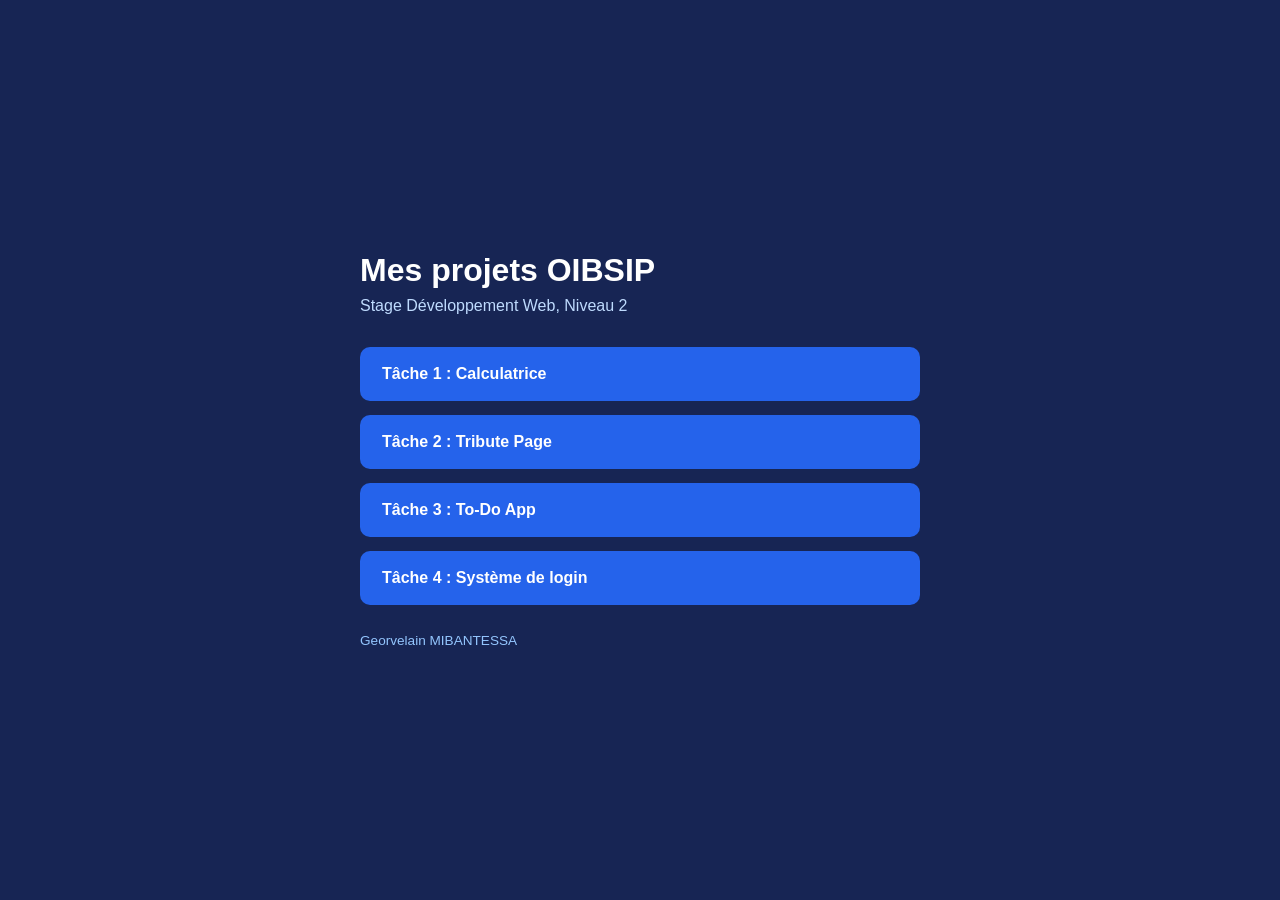
<file: index.html>
<!DOCTYPE html>
<html lang="fr">
<head>
  <meta charset="UTF-8">
  <meta name="viewport" content="width=device-width, initial-scale=1.0">
  <title>OIBSIP - Projets Web Dev Niveau 2</title>
  <style>
    * { 
      box-sizing: border-box; 
    }
    body {
      margin: 0;
      min-height: 100vh;
      font-family: Arial, sans-serif;
      background: #172554;
      color: #ffffff;
      display: flex;
      align-items: center;
      justify-content: center;
      padding: 30px 20px;
    }
    .container { 
      width: 100%; 
      max-width: 560px; 
    }
    h1 { 
      font-size: 2rem; 
      margin: 0 0 8px; 
    }
    .subtitle { 
      color: #bfdbfe; 
      margin: 0 0 32px; 
    }
    a {
      display: block;
      padding: 18px 22px;
      margin-bottom: 14px;
      background: #2563eb;
      color: #ffffff;
      text-decoration: none;
      font-weight: bold;
      border-radius: 10px;
      transition: background 0.2s, transform 0.2s;
    }
    a:hover { 
      background: #3b82f6; 
      transform: translateY(-2px); 
    }
    footer { 
      margin-top: 28px; 
      color: #93c5fd; 
      font-size: 0.85rem; 
    }
  </style>
</head>
<body>
  <div class="container">
    <h1>Mes projets OIBSIP</h1>
    <p class="subtitle">Stage Développement Web, Niveau 2</p>
    <a href="WebDev-L2-Calculator/">Tâche 1 : Calculatrice</a>
    <a href="WebDev-L2-TributePage/">Tâche 2 : Tribute Page</a>
    <a href="WebDev-L2-TodoApp/">Tâche 3 : To-Do App</a>
    <a href="WebDev-L2-LoginAuthSystem/">Tâche 4 : Système de login</a>
    <footer>Georvelain MIBANTESSA</footer>
  </div>
</body>
</html>
</file>
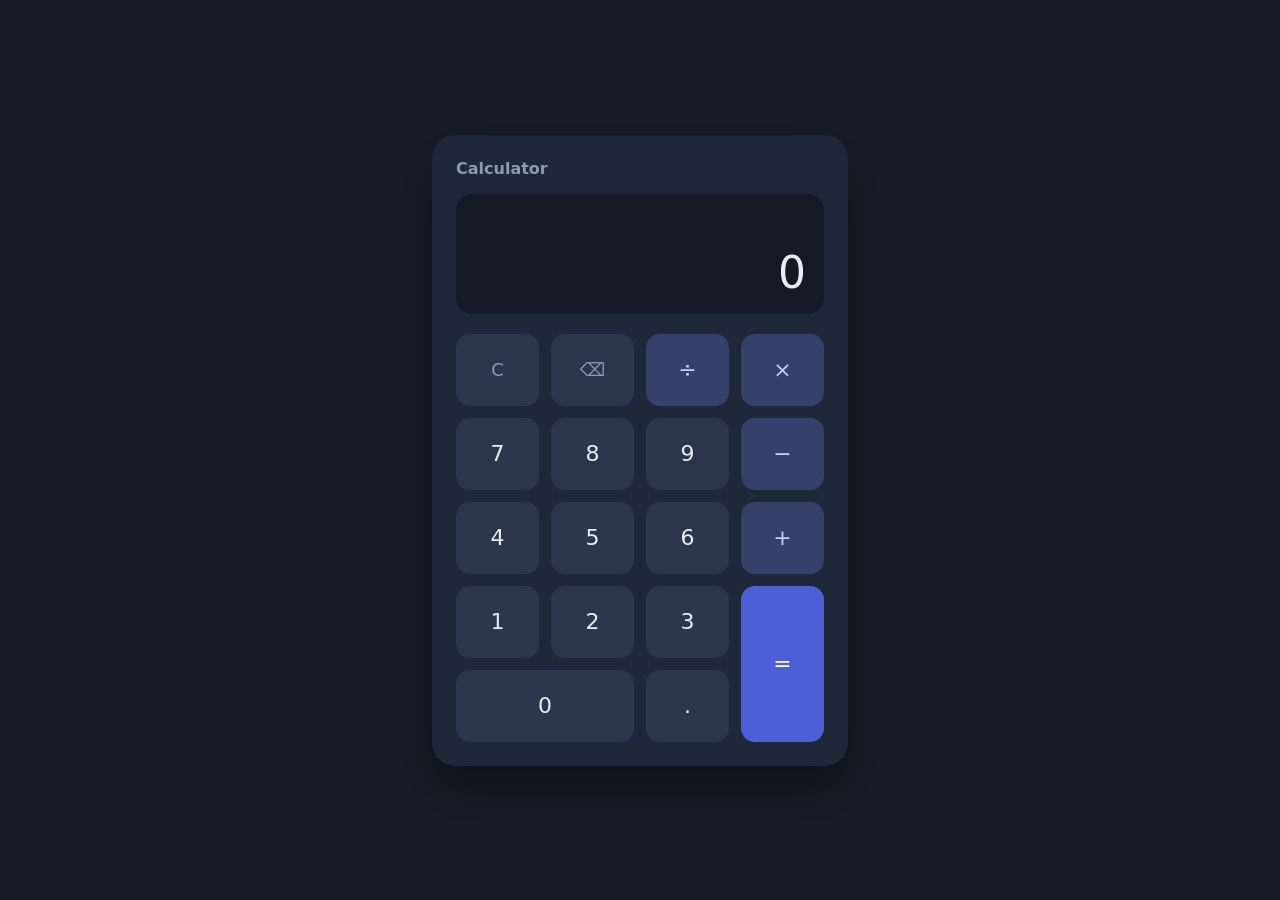
<file: WebDev-L2-Calculator/index.html>
<!DOCTYPE html>
<html lang="en">
<head>
  <meta charset="UTF-8">
  <meta name="viewport" content="width=device-width, initial-scale=1">
  <meta name="description" content="A responsive calculator built with HTML5, CSS3 and vanilla JavaScript.">
  <title>Calculator</title>
  <link rel="stylesheet" href="css/style.css">
</head>
<body>
  <main class="page">
    <section class="calculator" aria-labelledby="calculator-title">
      <h1 id="calculator-title" class="calculator-title">Calculator</h1>

      <div class="display">
        <p id="expression" class="display-expression" aria-hidden="true"></p>
        <output id="result" class="display-result" aria-live="polite">0</output>
      </div>

      <div class="calculator-buttons">
        <button type="button" class="btn btn-control" data-action="clear" aria-label="Clear all">C</button>
        <button type="button" class="btn btn-control" data-action="backspace" aria-label="Backspace">&#9003;</button>
        <button type="button" class="btn btn-operator" data-operator="/" aria-label="Divide">&divide;</button>
        <button type="button" class="btn btn-operator" data-operator="*" aria-label="Multiply">&times;</button>

        <button type="button" class="btn" data-digit="7">7</button>
        <button type="button" class="btn" data-digit="8">8</button>
        <button type="button" class="btn" data-digit="9">9</button>
        <button type="button" class="btn btn-operator" data-operator="-" aria-label="Subtract">&minus;</button>

        <button type="button" class="btn" data-digit="4">4</button>
        <button type="button" class="btn" data-digit="5">5</button>
        <button type="button" class="btn" data-digit="6">6</button>
        <button type="button" class="btn btn-operator" data-operator="+" aria-label="Add">+</button>

        <button type="button" class="btn" data-digit="1">1</button>
        <button type="button" class="btn" data-digit="2">2</button>
        <button type="button" class="btn" data-digit="3">3</button>
        <button type="button" class="btn btn-equals" data-action="equals" aria-label="Equals">=</button>

        <button type="button" class="btn btn-zero" data-digit="0">0</button>
        <button type="button" class="btn" data-action="decimal" aria-label="Decimal point">.</button>
      </div>

    </section>
  </main>

  <script src="js/script.js"></script>
</body>
</html>
</file>
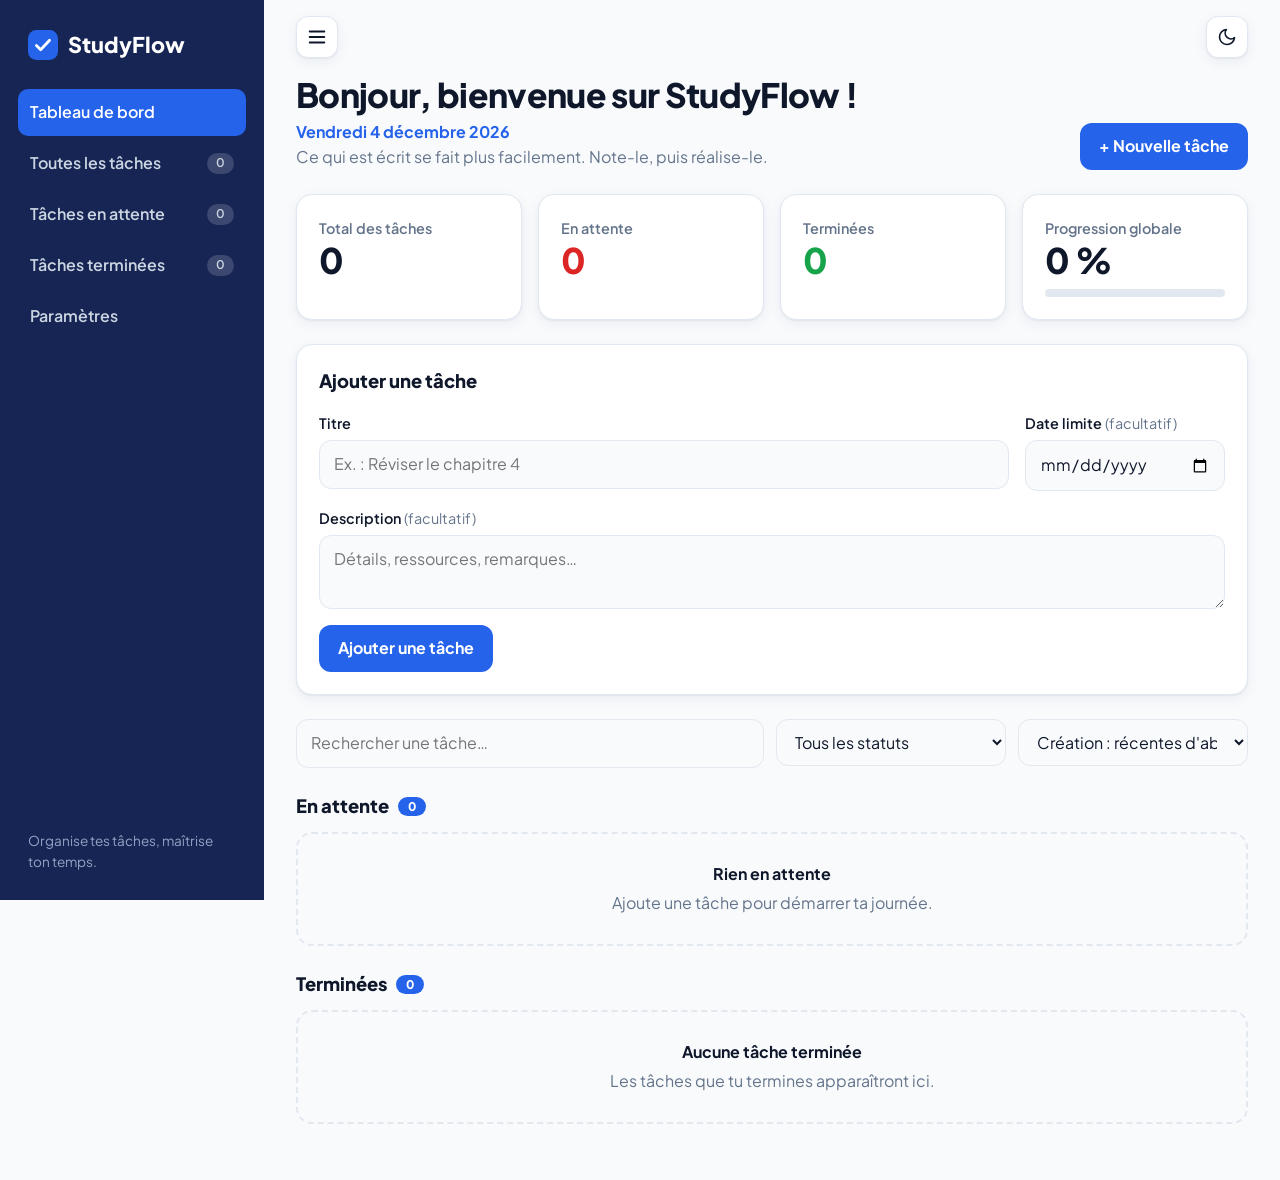
<file: WebDev-L2-TodoApp/index.html>
<!DOCTYPE html>
<html lang="fr" data-theme="light">
<head>
  <meta charset="UTF-8">
  <meta name="viewport" content="width=device-width, initial-scale=1.0">
  <title>StudyFlow – Smart To-Do App</title>
  <meta name="description" content="StudyFlow : organise tes tâches, maîtrise ton temps. Application de gestion des tâches pour étudiants et jeunes professionnels.">
  <link rel="preconnect" href="https://fonts.googleapis.com">
  <link rel="preconnect" href="https://fonts.gstatic.com" crossorigin>
  <link href="https://fonts.googleapis.com/css2?family=Plus+Jakarta+Sans:wght@400;500;600;700;800&display=swap" rel="stylesheet">
  <link rel="stylesheet" href="css/style.css">
</head>
<body>
  <a class="skip-link" href="#main">Aller au contenu</a>

  <div class="app">
    <!-- ===== Barre latérale ===== -->
    <aside class="sidebar" id="sidebar" aria-label="Navigation principale">
      <div class="brand">
        <svg width="30" height="30" viewBox="0 0 32 32" aria-hidden="true"><rect width="32" height="32" rx="9" fill="#2563EB"/><path d="M9 16.5l4.5 4.5L23 11" fill="none" stroke="#fff" stroke-width="3" stroke-linecap="round" stroke-linejoin="round"/></svg>
        <span>StudyFlow</span>
      </div>
      <nav>
        <ul class="nav-list">
          <li><button class="nav-btn" data-view="dashboard" data-filter="all" aria-current="page">Tableau de bord</button></li>
          <li><button class="nav-btn" data-view="tasks" data-filter="all">Toutes les tâches <span class="badge" id="navAll">0</span></button></li>
          <li><button class="nav-btn" data-view="tasks" data-filter="pending">Tâches en attente <span class="badge" id="navPending">0</span></button></li>
          <li><button class="nav-btn" data-view="tasks" data-filter="done">Tâches terminées <span class="badge" id="navDone">0</span></button></li>
          <li><button class="nav-btn" data-view="settings" data-filter="all">Paramètres</button></li>
        </ul>
      </nav>
      <p class="sidebar-foot">Organise tes tâches, maîtrise ton temps.</p>
    </aside>
    <div class="scrim" id="scrim" hidden></div>

    <div class="content">
      <!-- ===== Barre du haut (mobile + thème) ===== -->
      <div class="topbar">
        <button class="icon-btn menu-btn" id="menuBtn" aria-label="Ouvrir le menu" aria-expanded="false" aria-controls="sidebar">
          <svg width="22" height="22" viewBox="0 0 24 24" fill="none" stroke="currentColor" stroke-width="2" stroke-linecap="round" aria-hidden="true"><path d="M4 6h16M4 12h16M4 18h16"/></svg>
        </button>
        <button class="icon-btn" id="themeBtn" aria-label="Passer en mode sombre">
          <svg id="themeIcon" width="20" height="20" viewBox="0 0 24 24" fill="none" stroke="currentColor" stroke-width="2" stroke-linecap="round" stroke-linejoin="round" aria-hidden="true"></svg>
        </button>
      </div>

      <main id="main" tabindex="-1">
        <!-- ===== En-tête ===== -->
        <header class="hero">
          <div>
            <h1>Bonjour, bienvenue sur StudyFlow !</h1>
            <p class="hero-date" id="todayDate"></p>
            <p class="hero-quote" id="quote"></p>
          </div>
          <button class="btn btn-primary" id="quickAddBtn" type="button">+ Nouvelle tâche</button>
        </header>

        <!-- ===== Statistiques ===== -->
        <section class="stats" data-show="dashboard" aria-label="Statistiques">
          <article class="card stat"><p class="stat-label">Total des tâches</p><p class="stat-value" id="statTotal">0</p></article>
          <article class="card stat"><p class="stat-label">En attente</p><p class="stat-value text-red" id="statPending">0</p></article>
          <article class="card stat"><p class="stat-label">Terminées</p><p class="stat-value text-green" id="statDone">0</p></article>
          <article class="card stat">
            <p class="stat-label">Progression globale</p>
            <p class="stat-value" id="statProgress">0 %</p>
            <div class="bar" role="progressbar" aria-label="Progression globale" aria-valuemin="0" aria-valuemax="100" aria-valuenow="0" id="progressBar"><span id="progressFill"></span></div>
          </article>
        </section>

        <!-- ===== Formulaire d'ajout ===== -->
        <section class="card" data-show="dashboard" aria-labelledby="addTitle">
          <h2 id="addTitle">Ajouter une tâche</h2>
          <form id="taskForm" class="task-form" novalidate>
            <div class="field grow">
              <label for="titleInput">Titre</label>
              <input id="titleInput" type="text" maxlength="80" placeholder="Ex. : Réviser le chapitre 4" autocomplete="off" aria-describedby="titleError">
              <p class="error" id="titleError" role="alert" hidden></p>
            </div>
            <div class="field">
              <label for="dueInput">Date limite <span class="optional">(facultatif)</span></label>
              <input id="dueInput" type="date">
            </div>
            <div class="field full">
              <label for="descInput">Description <span class="optional">(facultatif)</span></label>
              <textarea id="descInput" rows="2" maxlength="300" placeholder="Détails, ressources, remarques…"></textarea>
            </div>
            <div class="full"><button class="btn btn-primary" type="submit">Ajouter une tâche</button></div>
          </form>
        </section>

        <!-- ===== Recherche, filtre, tri ===== -->
        <section class="toolbar" data-show="dashboard tasks" aria-label="Recherche, filtre et tri">
          <div class="field grow">
            <label for="searchInput" class="sr-only">Rechercher une tâche</label>
            <input id="searchInput" type="search" placeholder="Rechercher une tâche…" autocomplete="off">
          </div>
          <div class="field">
            <label for="filterSelect" class="sr-only">Filtrer par statut</label>
            <select id="filterSelect">
              <option value="all">Tous les statuts</option>
              <option value="pending">En attente</option>
              <option value="done">Terminées</option>
            </select>
          </div>
          <div class="field">
            <label for="sortSelect" class="sr-only">Trier les tâches</label>
            <select id="sortSelect">
              <option value="created-desc">Création : récentes d'abord</option>
              <option value="created-asc">Création : anciennes d'abord</option>
              <option value="due-asc">Date limite : la plus proche</option>
            </select>
          </div>
        </section>

        <!-- ===== Listes ===== -->
        <section class="list-section" id="pendingSection" data-show="dashboard tasks" aria-labelledby="pendingTitle">
          <h2 id="pendingTitle">En attente <span class="count" id="pendingCount">0</span></h2>
          <ul class="task-list" id="pendingList"></ul>
        </section>

        <section class="list-section" id="doneSection" data-show="dashboard tasks" aria-labelledby="doneTitle">
          <h2 id="doneTitle">Terminées <span class="count" id="doneCount">0</span></h2>
          <ul class="task-list" id="doneList"></ul>
        </section>

        <!-- ===== Paramètres ===== -->
        <section class="card settings" data-show="settings" aria-labelledby="settingsTitle">
          <h2 id="settingsTitle">Paramètres</h2>
          <div class="setting-row">
            <div><strong>Apparence</strong><p class="muted">Choisis le mode clair ou le mode sombre.</p></div>
            <div class="seg" role="group" aria-label="Thème">
              <button type="button" class="btn btn-ghost" data-theme-set="light">Clair</button>
              <button type="button" class="btn btn-ghost" data-theme-set="dark">Sombre</button>
            </div>
          </div>
          <div class="setting-row">
            <div><strong>Données</strong><p class="muted">Supprime toutes les tâches enregistrées dans ce navigateur.</p></div>
            <button type="button" class="btn btn-danger" id="clearAllBtn">Tout supprimer</button>
          </div>
        </section>
      </main>
    </div>
  </div>

  <!-- ===== Boîte de dialogue : modification ===== -->
  <dialog id="editDialog" aria-labelledby="editTitle">
    <form id="editForm" class="dialog-body" novalidate>
      <h2 id="editTitle">Modifier la tâche</h2>
      <div class="field">
        <label for="editTitleInput">Titre</label>
        <input id="editTitleInput" type="text" maxlength="80" autocomplete="off" aria-describedby="editError">
        <p class="error" id="editError" role="alert" hidden></p>
      </div>
      <div class="field">
        <label for="editDescInput">Description</label>
        <textarea id="editDescInput" rows="3" maxlength="300"></textarea>
      </div>
      <div class="field">
        <label for="editDueInput">Date limite</label>
        <input id="editDueInput" type="date">
      </div>
      <div class="dialog-actions">
        <button type="button" class="btn btn-ghost" id="editCancel">Annuler</button>
        <button type="submit" class="btn btn-primary">Enregistrer</button>
      </div>
    </form>
  </dialog>

  <!-- ===== Boîte de dialogue : confirmation ===== -->
  <dialog id="confirmDialog" aria-labelledby="confirmTitle">
    <div class="dialog-body">
      <h2 id="confirmTitle">Confirmer la suppression</h2>
      <p id="confirmText" class="muted"></p>
      <div class="dialog-actions">
        <button type="button" class="btn btn-ghost" id="confirmCancel">Annuler</button>
        <button type="button" class="btn btn-danger" id="confirmOk">Supprimer</button>
      </div>
    </div>
  </dialog>

  <!-- ===== Notifications ===== -->
  <div class="toasts" id="toasts" aria-live="polite" aria-atomic="false"></div>

  <script src="js/script.js"></script>
</body>
</html>
</file>
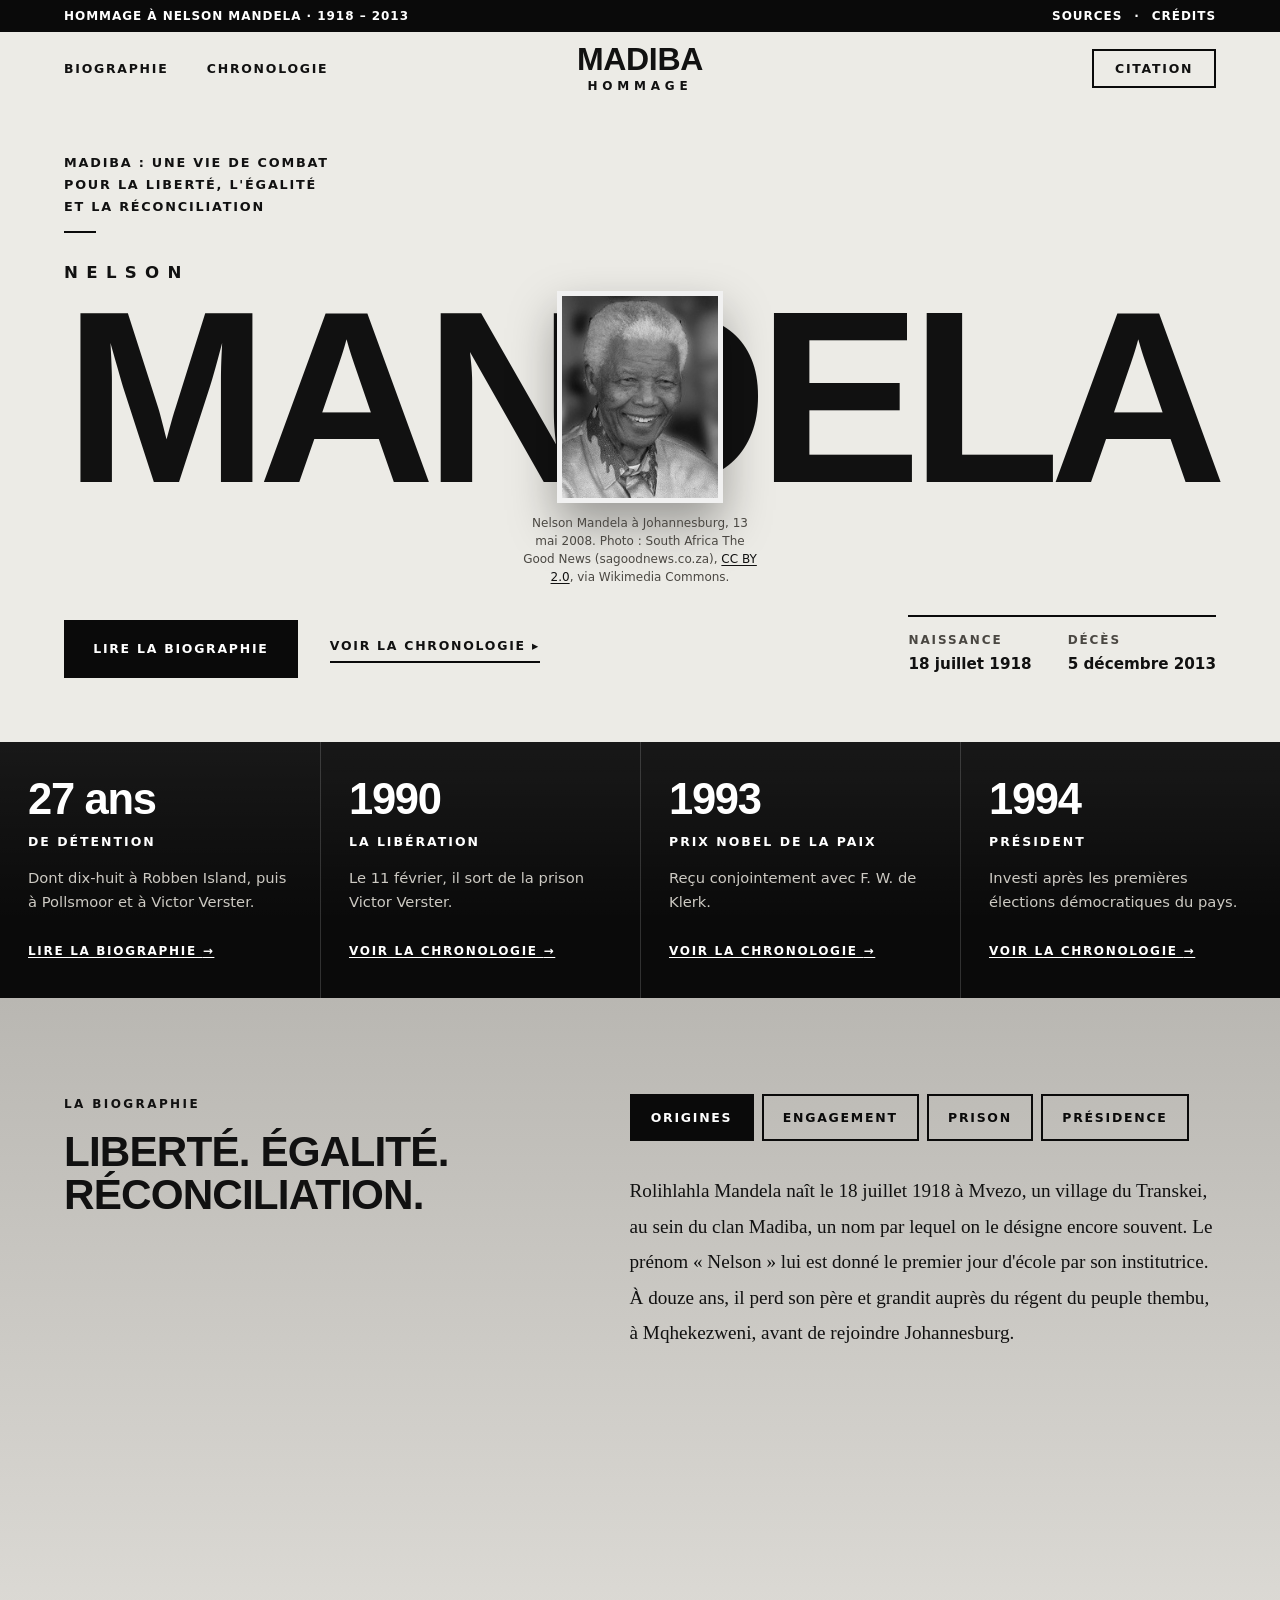
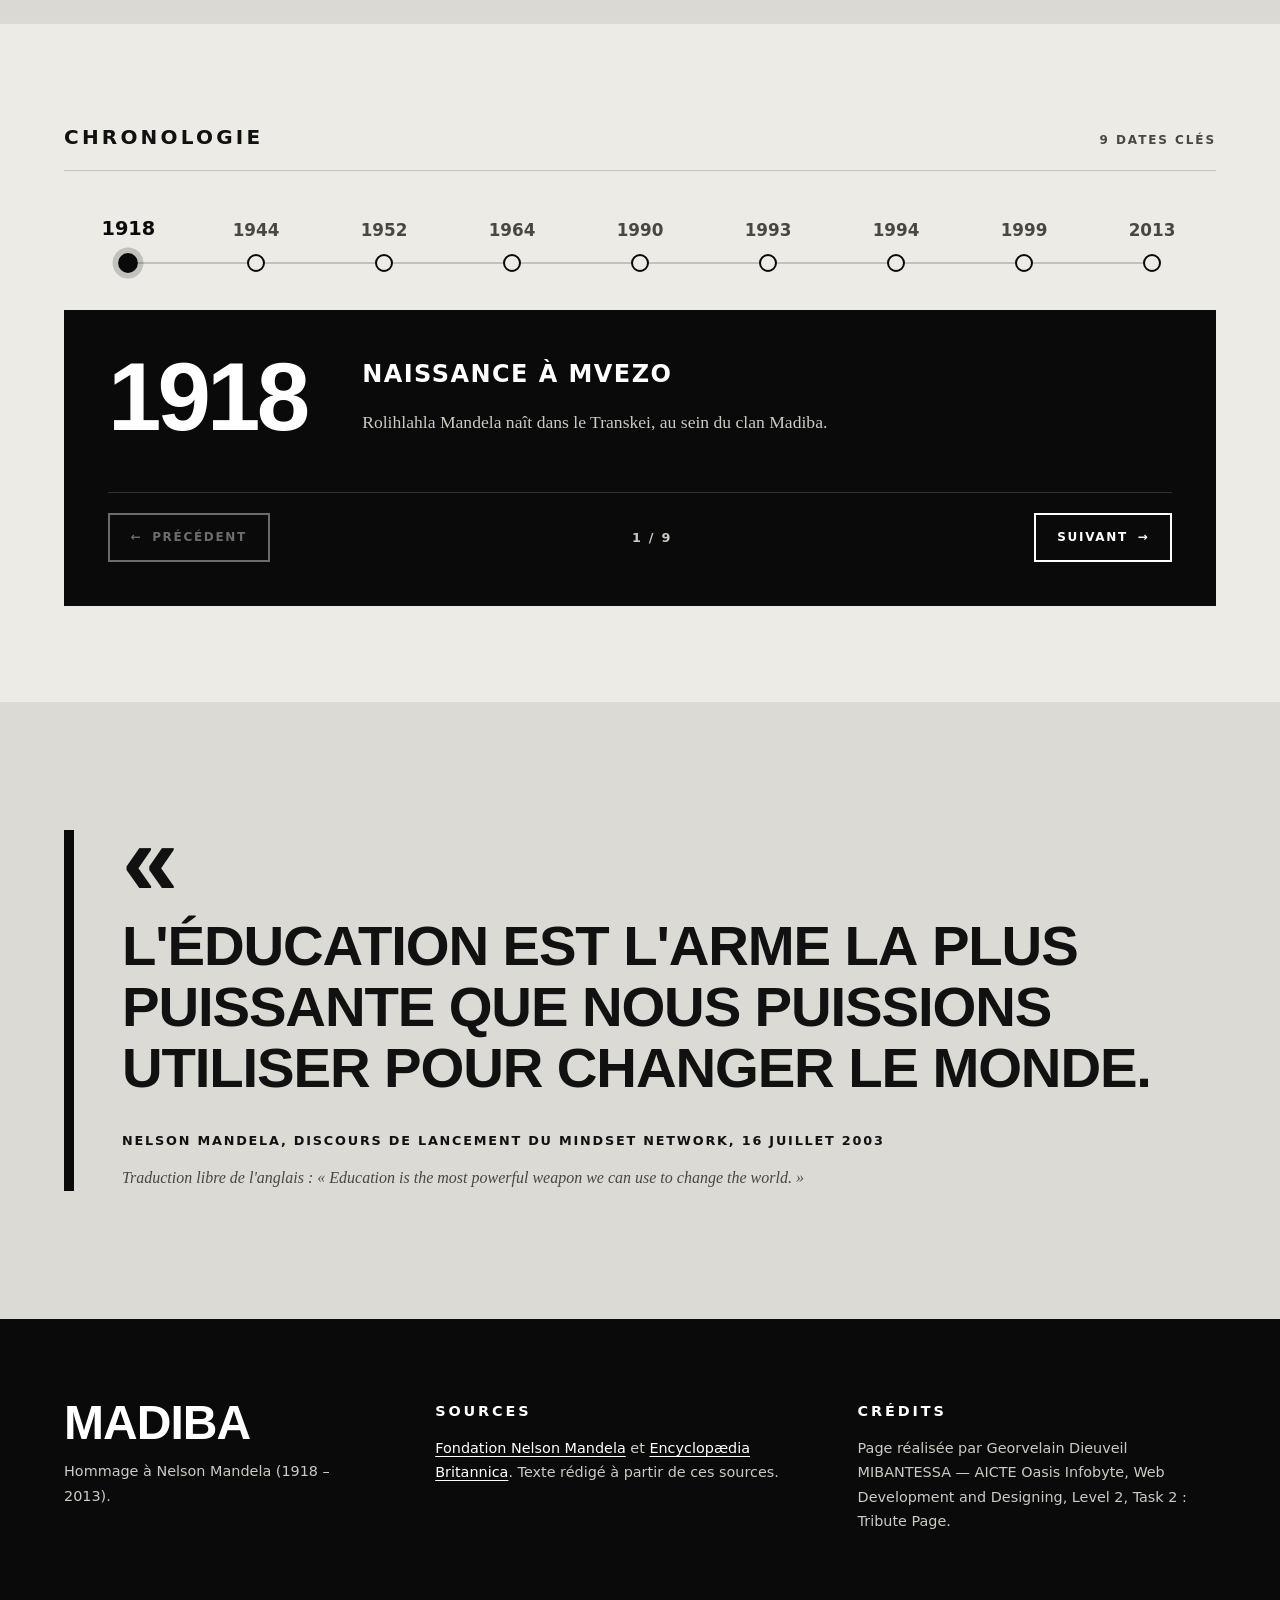
<file: WebDev-L2-TributePage/index.html>
<!DOCTYPE html>
<html lang="fr">
<head>
  <meta charset="UTF-8">
  <meta name="viewport" content="width=device-width, initial-scale=1">
  <meta name="description" content="Hommage à Nelson Mandela (1918-2013) : biographie, chronologie et citation.">
  <title>Nelson Mandela — Hommage</title>
  <meta name="theme-color" content="#ecebe6">
  <script>
    // Active les améliorations progressives uniquement lorsque JavaScript est disponible.
    (function () {
      var root = document.documentElement;
      root.classList.add("has-js");

      if (
        "IntersectionObserver" in window
        && !window.matchMedia("(prefers-reduced-motion: reduce)").matches
      ) {
        root.classList.add("js");
      }

      window.setTimeout(function () {
        if (!root.classList.contains("js-ready")) {
          root.classList.remove("js");
          root.classList.remove("has-js");
        }
      }, 2500);
    })();
  </script>
  <link rel="stylesheet" href="css/style.css">
</head>
<body>
  <a class="skip-link" href="#biographie">Aller au contenu</a>

  <!-- Bandeau supérieur : accès rapide aux sources et aux crédits. -->
  <div class="topbar">
    <p>Hommage à Nelson Mandela · 1918&nbsp;–&nbsp;2013</p>
    <p class="topbar-links">
      <a href="#sources">Sources</a>
      <span aria-hidden="true">·</span>
      <a href="#credits">Crédits</a>
    </p>
  </div>

  <!-- Navigation fixe avec indicateur de progression. -->
  <nav class="site-nav" aria-label="Sections de la page">
    <ul class="nav-links nav-left">
      <li>
        <a href="#biographie" data-nav="biographie">Biographie</a>
      </li>
      <li>
        <a href="#chronologie" data-nav="chronologie">Chronologie</a>
      </li>
    </ul>
    <a class="nav-brand" href="#top">
      <span class="brand-name">Madiba</span>
      <span class="brand-sub">Hommage</span>
    </a>
    <ul class="nav-links nav-right">
      <li>
        <a class="nav-pill" href="#citation" data-nav="citation">Citation</a>
      </li>
    </ul>
    <div class="progress" aria-hidden="true">
      <div class="progress-bar" id="progress-bar"></div>
    </div>
  </nav>

  <!-- Présentation principale et portrait de Nelson Mandela. -->
  <header class="hero" id="top">
    <p class="tagline">Madiba : une vie de combat pour la liberté, l'égalité et la réconciliation</p>

    <div class="hero-stage">
      <h1>
        <span class="h1-first">Nelson</span>
        <span class="h1-last">Mandela</span>
      </h1>
      <figure class="portrait">
        <img
          src="images/mandela.jpg"
          width="189"
          height="244"
          alt="Portrait souriant de Nelson Mandela, en chemise dorée à motifs bleus"
        >
        <figcaption>
          Nelson Mandela à Johannesburg, 13 mai 2008. Photo : South Africa The Good News
          (sagoodnews.co.za),
          <a
            href="https://creativecommons.org/licenses/by/2.0/"
            target="_blank"
            rel="noopener noreferrer"
          >CC BY 2.0</a>,
          via Wikimedia Commons.
        </figcaption>
      </figure>
    </div>

    <div class="hero-bottom">
      <div class="hero-actions">
        <a class="btn btn-solid" href="#biographie">Lire la biographie</a>
        <a class="btn-link" href="#chronologie">
          Voir la chronologie
          <span aria-hidden="true">&#9656;</span>
        </a>
      </div>
      <dl class="dates">
        <div>
          <dt>Naissance</dt>
          <dd><time datetime="1918-07-18">18 juillet 1918</time></dd>
        </div>
        <div>
          <dt>Décès</dt>
          <dd><time datetime="2013-12-05">5 décembre 2013</time></dd>
        </div>
      </dl>
    </div>
  </header>

  <main>
    <!-- Quelques chiffres clés avant le récit biographique. -->
    <section class="facts" aria-label="Repères">
      <ul class="facts-list" data-reveal>
        <li class="fact">
          <p class="fact-figure">27 ans</p>
          <p class="fact-label">de détention</p>
          <p class="fact-text">Dont dix-huit à Robben Island, puis à Pollsmoor et à Victor Verster.</p>
          <a class="fact-link" href="#biographie">
            Lire la biographie
            <span aria-hidden="true">&rarr;</span>
          </a>
        </li>
        <li class="fact">
          <p class="fact-figure">1990</p>
          <p class="fact-label">la libération</p>
          <p class="fact-text">Le 11 février, il sort de la prison Victor Verster.</p>
          <a class="fact-link" href="#chronologie">
            Voir la chronologie
            <span aria-hidden="true">&rarr;</span>
          </a>
        </li>
        <li class="fact">
          <p class="fact-figure">1993</p>
          <p class="fact-label">prix Nobel de la paix</p>
          <p class="fact-text">Reçu conjointement avec F. W. de Klerk.</p>
          <a class="fact-link" href="#chronologie">
            Voir la chronologie
            <span aria-hidden="true">&rarr;</span>
          </a>
        </li>
        <li class="fact">
          <p class="fact-figure">1994</p>
          <p class="fact-label">président</p>
          <p class="fact-text">Investi après les premières élections démocratiques du pays.</p>
          <a class="fact-link" href="#chronologie">
            Voir la chronologie
            <span aria-hidden="true">&rarr;</span>
          </a>
        </li>
      </ul>
    </section>

    <!-- Biographie : sans JavaScript, tous les paragraphes restent visibles. -->
    <section id="biographie" class="section section-bio" aria-labelledby="biographie-titre">
      <div class="bio-grid">
        <div class="bio-intro">
          <p class="label">La biographie</p>
          <h2 id="biographie-titre">Liberté. Égalité. Réconciliation.</h2>
        </div>
        <div class="bio-main">
          <div class="bio-text" data-reveal>
            <p id="bio-1" data-label="Origines">
              Rolihlahla Mandela naît le 18 juillet 1918 à Mvezo, un village du Transkei, au sein du clan Madiba,
              un nom par lequel on le désigne encore souvent. Le prénom « Nelson » lui est donné le premier jour d'école
              par son institutrice. À douze ans, il perd son père et grandit auprès du régent du peuple thembu, à Mqhekezweni,
              avant de rejoindre Johannesburg.
            </p>
            <p id="bio-2" data-label="Engagement">
              Devenu avocat, il s'engage tôt contre le racisme institutionnalisé. En 1944, il participe à la création de la
              Ligue de jeunesse du Congrès national africain (ANC), quatre ans avant que l'apartheid ne devienne la politique
              officielle du pays. En 1952, il dirige les volontaires de la Campagne de défiance et ouvre, avec son ami
              Oliver Tambo, le premier cabinet d'avocats noir d'Afrique du Sud.
            </p>
            <p id="bio-3" data-label="Prison">
              Arrêté en 1962, il est condamné à cinq ans de prison pour être sorti illégalement du pays et avoir encouragé
              une grève. Il est encore détenu lorsque la police fait une descente, en juillet 1963, dans une cachette secrète
              qu'il avait utilisée, à Rivonia. En octobre 1963, il est jugé avec dix autres accusés pour sabotage. En avril
              1964, il déclare devant la cour être prêt à mourir pour l'idéal d'une société libre et démocratique. Le 12 juin
              1964, il est condamné à la prison à vie. Il passera vingt-sept ans en détention, dont dix-huit à Robben Island,
              puis à Pollsmoor et à Victor Verster. Il refuse plusieurs offres de libération assorties de conditions, et son
              nom devient le symbole mondial de la lutte contre l'apartheid.
            </p>
            <p id="bio-4" data-label="Présidence">
              Libéré le 11 février 1990, neuf jours après la levée de l'interdiction de l'ANC, il négocie avec le président
              Frederik de Klerk la fin de l'apartheid et une transition pacifique vers la démocratie, ce qui leur vaut le prix
              Nobel de la paix en 1993. Le 27 avril 1994, l'Afrique du Sud tient ses premières élections démocratiques ;
              Mandela est investi président le 10 mai, puis quitte ses fonctions en 1999 après un seul mandat. Il s'éteint à
              Johannesburg le 5 décembre 2013. Depuis 2010, les Nations unies célèbrent chaque 18 juillet la Journée
              internationale Nelson Mandela.
            </p>
          </div>
        </div>
      </div>
    </section>

    <!-- Chronologie interactive : les détails sont aussi présents dans le HTML. -->
    <section id="chronologie" class="section section-timeline" aria-labelledby="chronologie-titre">
      <div class="timeline-wrap">
        <div class="section-head">
          <h2 id="chronologie-titre">Chronologie</h2>
          <p class="section-note">9 dates clés</p>
        </div>
        <div class="timeline-viewport" data-reveal>
          <ol class="timeline">
            <li class="timeline-item">
              <h3 class="timeline-heading">
                <button type="button" class="timeline-toggle" tabindex="-1">
                  <time datetime="1918-07-18">1918</time>
                  <span class="timeline-title">Naissance à Mvezo</span>
                </button>
              </h3>
              <p class="timeline-detail" id="step-1">
                Rolihlahla Mandela naît dans le Transkei, au sein du clan Madiba.
              </p>
            </li>
            <li class="timeline-item">
              <h3 class="timeline-heading">
                <button type="button" class="timeline-toggle" tabindex="-1">
                  <time datetime="1944">1944</time>
                  <span class="timeline-title">La Ligue de jeunesse de l'ANC</span>
                </button>
              </h3>
              <p class="timeline-detail" id="step-2">
                Il compte parmi les fondateurs de la Ligue de jeunesse du Congrès national africain.
              </p>
            </li>
            <li class="timeline-item">
              <h3 class="timeline-heading">
                <button type="button" class="timeline-toggle" tabindex="-1">
                  <time datetime="1952">1952</time>
                  <span class="timeline-title">Campagne de défiance et premier cabinet noir</span>
                </button>
              </h3>
              <p class="timeline-detail" id="step-3">
                Il dirige les volontaires de la Campagne de défiance et ouvre, avec Oliver Tambo, le premier cabinet
                d'avocats noir du pays.
              </p>
            </li>
            <li class="timeline-item">
              <h3 class="timeline-heading">
                <button type="button" class="timeline-toggle" tabindex="-1">
                  <time datetime="1964-06-12">1964</time>
                  <span class="timeline-title">Condamné à la prison à vie</span>
                </button>
              </h3>
              <p class="timeline-detail" id="step-4">
                À l'issue du procès de Rivonia, il est condamné le 12 juin. Il passera vingt-sept ans en détention.
              </p>
            </li>
            <li class="timeline-item">
              <h3 class="timeline-heading">
                <button type="button" class="timeline-toggle" tabindex="-1">
                  <time datetime="1990-02-11">1990</time>
                  <span class="timeline-title">La libération</span>
                </button>
              </h3>
              <p class="timeline-detail" id="step-5">
                Le 11 février, il sort de la prison Victor Verster, neuf jours après la levée de l'interdiction de l'ANC.
              </p>
            </li>
            <li class="timeline-item">
              <h3 class="timeline-heading">
                <button type="button" class="timeline-toggle" tabindex="-1">
                  <time datetime="1993">1993</time>
                  <span class="timeline-title">Prix Nobel de la paix</span>
                </button>
              </h3>
              <p class="timeline-detail" id="step-6">
                Il le reçoit conjointement avec F. W. de Klerk pour leurs efforts en faveur d'une transition pacifique
                vers la démocratie.
              </p>
            </li>
            <li class="timeline-item">
              <h3 class="timeline-heading">
                <button type="button" class="timeline-toggle" tabindex="-1">
                  <time datetime="1994-05-10">1994</time>
                  <span class="timeline-title">Président de l'Afrique du Sud</span>
                </button>
              </h3>
              <p class="timeline-detail" id="step-7">
                Après les premières élections démocratiques du pays, il est investi président le 10 mai.
              </p>
            </li>
            <li class="timeline-item">
              <h3 class="timeline-heading">
                <button type="button" class="timeline-toggle" tabindex="-1">
                  <time datetime="1999">1999</time>
                  <span class="timeline-title">Fin de mandat et Fondation</span>
                </button>
              </h3>
              <p class="timeline-detail" id="step-8">
                Il quitte la présidence après un seul mandat et crée la Fondation Nelson Mandela.
              </p>
            </li>
            <li class="timeline-item">
              <h3 class="timeline-heading">
                <button type="button" class="timeline-toggle" tabindex="-1">
                  <time datetime="2013-12-05">2013</time>
                  <span class="timeline-title">Disparition</span>
                </button>
              </h3>
              <p class="timeline-detail" id="step-9">
                Il s'éteint à Johannesburg le 5 décembre, à l'âge de 95 ans.
              </p>
            </li>
          </ol>
        </div>
      </div>
    </section>

    <!-- Citation mise en évidence en fin de contenu. -->
    <section id="citation" class="section section-quote" aria-labelledby="citation-titre">
      <h2 id="citation-titre" class="visually-hidden">Citation</h2>
      <figure class="quote">
        <blockquote>
          <p data-words>
            L'éducation est l'arme la plus puissante que nous puissions utiliser pour changer le monde.
          </p>
        </blockquote>
        <figcaption>
          Nelson Mandela, discours de lancement du Mindset Network, 16 juillet 2003
          <span class="quote-note">
            Traduction libre de l'anglais :
            « <span lang="en">Education is the most powerful weapon we can use to change the world.</span> »
          </span>
        </figcaption>
      </figure>
    </section>
  </main>

  <!-- Références documentaires et crédits de réalisation. -->
  <footer class="site-footer">
    <div class="footer-grid">
      <div class="footer-brand">
        <p class="footer-logo">Madiba</p>
        <p>Hommage à Nelson Mandela (1918 – 2013).</p>
      </div>
      <div id="sources">
        <p class="footer-title">Sources</p>
        <p>
          <a
            href="https://www.nelsonmandela.org/"
            target="_blank"
            rel="noopener noreferrer"
          >Fondation Nelson Mandela</a>
          et
          <a
            href="https://www.britannica.com/biography/Nelson-Mandela"
            target="_blank"
            rel="noopener noreferrer"
          >Encyclopædia Britannica</a>.
          Texte rédigé à partir de ces sources.
        </p>
      </div>
      <div id="credits">
        <p class="footer-title">Crédits</p>
        <p>
          Page réalisée par Georvelain Dieuveil MIBANTESSA — AICTE Oasis Infobyte, Web Development and Designing,
          Level 2, Task 2 : Tribute Page.
        </p>
      </div>
    </div>
  </footer>

  <button
    type="button"
    id="back-to-top"
    class="back-to-top"
    aria-label="Retour en haut de la page"
    hidden
  >&uarr;</button>

  <script src="js/script.js" defer></script>
</body>
</html>
</file>
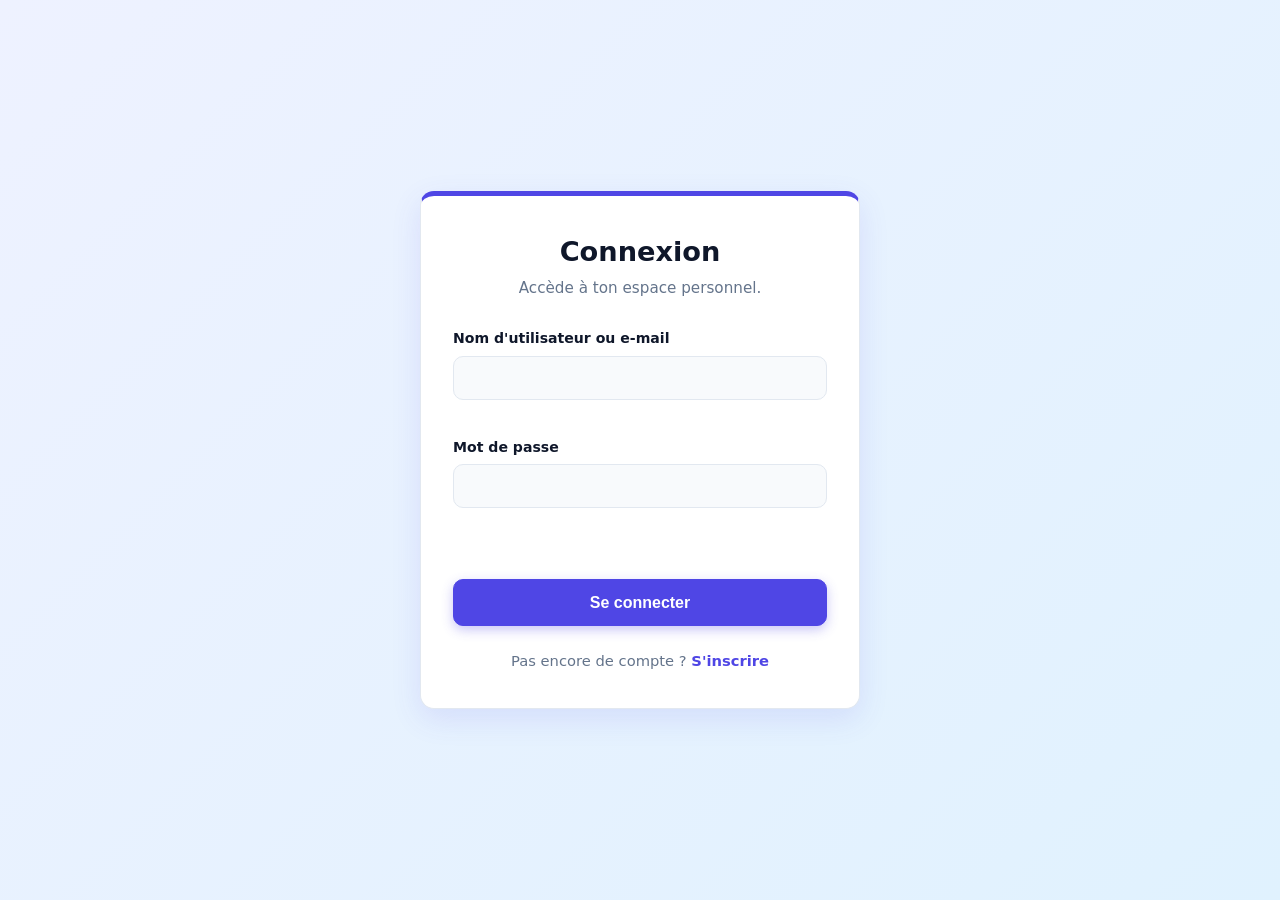
<file: WebDev-L2-LoginAuthSystem/dashboard.html>
<!DOCTYPE html>
<html lang="fr">

<head>
  <meta charset="UTF-8">
  <meta name="viewport" content="width=device-width, initial-scale=1.0">
  <title>Tableau de bord | Système d'authentification</title>

  <!-- Feuille de style commune aux trois pages -->
  <link rel="stylesheet" href="css/style.css">
</head>

<!-- Page protégée : "hidden" cache tout le contenu.
     dashboard.js ne l'affiche que si une session est active. -->
<body class="dashboard-page" hidden>

  <!-- Barre du haut : nom de l'espace et bouton de déconnexion -->
  <header class="topbar">
    <span class="brand">Espace sécurisé</span>
    <button type="button" class="btn btn-outline" id="logout-btn">Se déconnecter</button>
  </header>

  <main class="dashboard">

    <!-- Message de bienvenue : le nom est inséré par le JavaScript -->
    <h1>Bienvenue, <span id="user-name"></span></h1>
    <p>Tu es connecté. Cette page n'est accessible qu'avec une session active.</p>

    <!-- Informations du profil, remplies par le JavaScript -->
    <section class="profile-card">
      <h2>Mon profil</h2>
      <dl>
        <dt>Nom d'utilisateur</dt>
        <dd id="profile-username"></dd>

        <dt>Adresse e-mail</dt>
        <dd id="profile-email"></dd>

        <dt>Inscrit le</dt>
        <dd id="profile-created"></dd>
      </dl>
    </section>

  </main>

  <!-- Scripts : auth.js (fonctions communes) doit être chargé avant dashboard.js -->
  <script src="js/auth.js"></script>
  <script src="js/dashboard.js"></script>
</body>

</html>
</file>
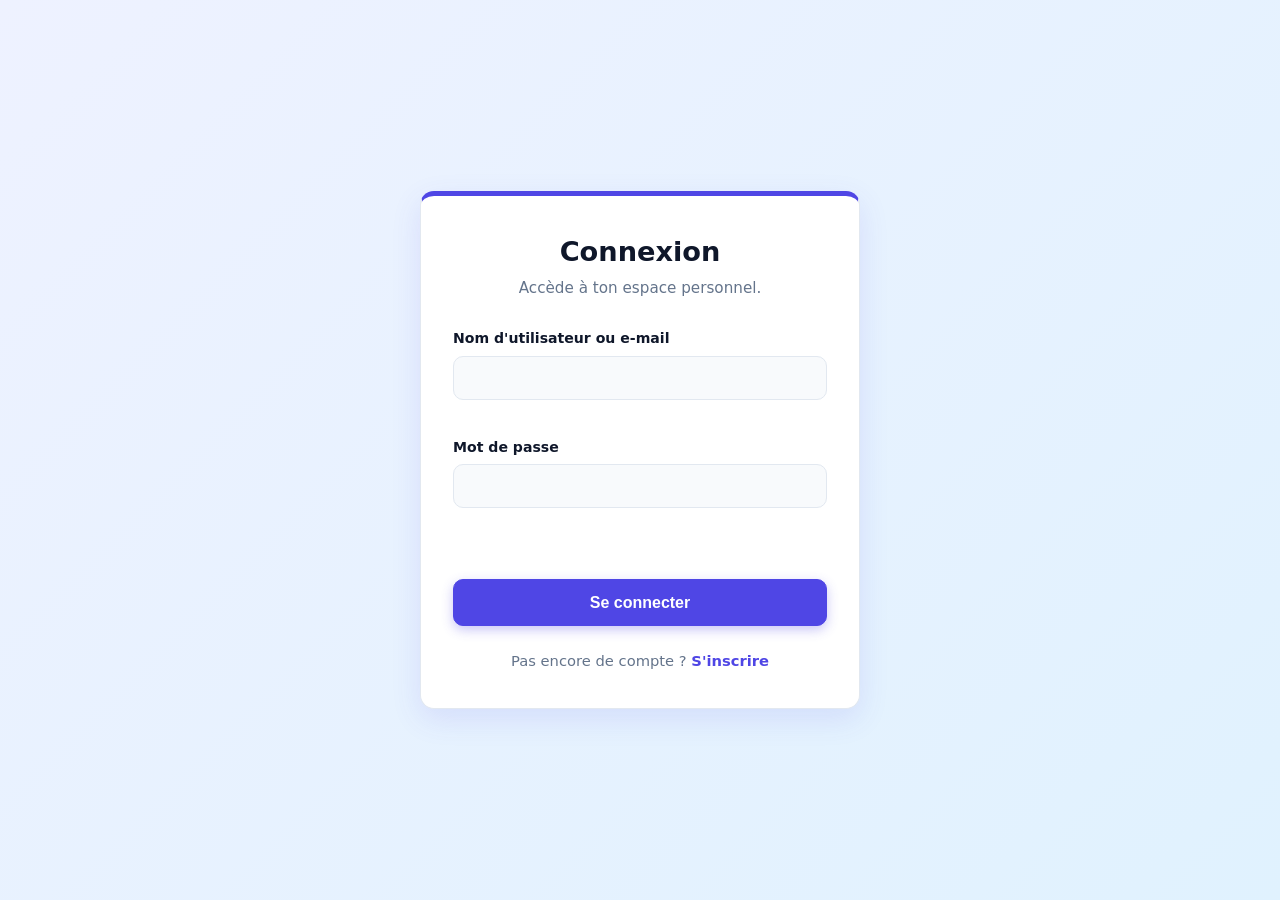
<file: WebDev-L2-LoginAuthSystem/login.html>
<!DOCTYPE html>
<html lang="fr">

<head>
  <meta charset="UTF-8">
  <meta name="viewport" content="width=device-width, initial-scale=1.0">
  <title>Connexion | Système d'authentification</title>

  <!-- Feuille de style commune aux trois pages -->
  <link rel="stylesheet" href="css/style.css">
</head>

<body class="auth-page">

  <!-- Carte centrale contenant le formulaire de connexion -->
  <main class="auth-card">

    <!-- En-tête : titre et sous-titre -->
    <header class="auth-header">
      <h1>Connexion</h1>
      <p>Accède à ton espace personnel.</p>
    </header>

    <!-- Formulaire : "novalidate" car la validation est faite en JavaScript -->
    <form id="login-form" novalidate>

      <!-- Champ : nom d'utilisateur ou e-mail -->
      <div class="form-group">
        <label for="identifier">Nom d'utilisateur ou e-mail</label>
        <input type="text" id="identifier" name="identifier" autocomplete="username">
        <small class="error-message" id="identifier-error" role="alert"></small>
      </div>

      <!-- Champ : mot de passe -->
      <div class="form-group">
        <label for="password">Mot de passe</label>
        <input type="password" id="password" name="password" autocomplete="current-password">
        <small class="error-message" id="password-error" role="alert"></small>
      </div>

      <!-- Message général (ex. "Identifiants incorrects.") rempli par le JavaScript -->
      <p class="form-message" id="form-message" role="alert"></p>

      <button type="submit" class="btn">Se connecter</button>
    </form>

    <!-- Lien vers la page d'inscription -->
    <footer class="auth-footer">
      <p>Pas encore de compte ? <a href="register.html">S'inscrire</a></p>
    </footer>

  </main>

  <!-- Scripts : auth.js (fonctions communes) doit être chargé avant login.js -->
  <script src="js/auth.js"></script>
  <script src="js/login.js"></script>
</body>

</html>
</file>
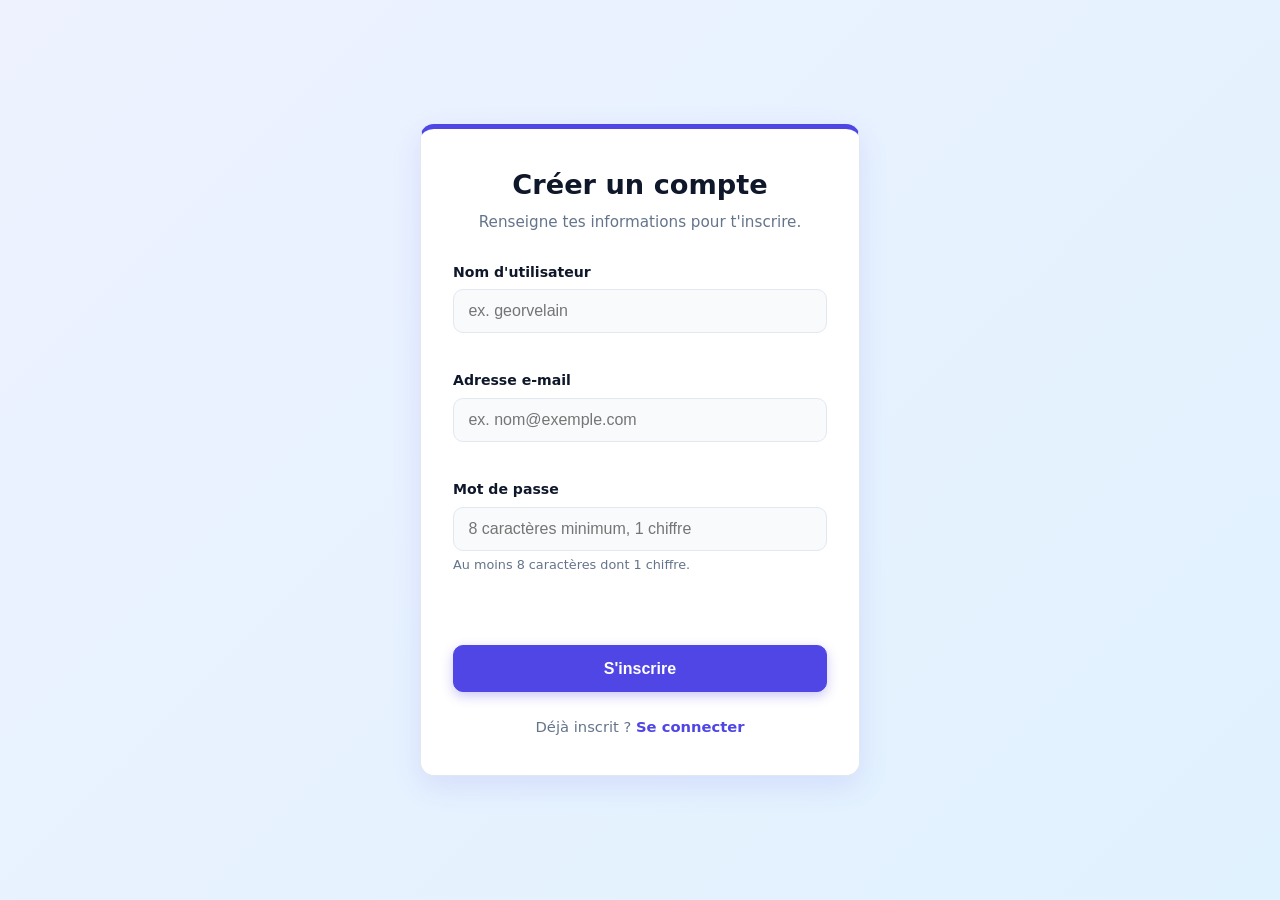
<file: WebDev-L2-LoginAuthSystem/register.html>
<!DOCTYPE html>
<html lang="fr">

<head>
  <meta charset="UTF-8">
  <meta name="viewport" content="width=device-width, initial-scale=1.0">
  <title>Inscription | Système d'authentification</title>

  <!-- Feuille de style commune aux trois pages -->
  <link rel="stylesheet" href="css/style.css">
</head>

<body class="auth-page">

  <!-- Carte centrale contenant le formulaire d'inscription -->
  <main class="auth-card">

    <!-- En-tête : titre et sous-titre -->
    <header class="auth-header">
      <h1>Créer un compte</h1>
      <p>Renseigne tes informations pour t'inscrire.</p>
    </header>

    <!-- Formulaire : "novalidate" car la validation est faite en JavaScript -->
    <form id="register-form" novalidate>

      <!-- Champ : nom d'utilisateur -->
      <div class="form-group">
        <label for="username">Nom d'utilisateur</label>
        <input type="text" id="username" name="username" autocomplete="username" placeholder="ex. georvelain">
        <small class="error-message" id="username-error" role="alert"></small>
      </div>

      <!-- Champ : adresse e-mail -->
      <div class="form-group">
        <label for="email">Adresse e-mail</label>
        <input type="email" id="email" name="email" autocomplete="email" placeholder="ex. nom@exemple.com">
        <small class="error-message" id="email-error" role="alert"></small>
      </div>

      <!-- Champ : mot de passe (8 caractères minimum dont 1 chiffre) -->
      <div class="form-group">
        <label for="password">Mot de passe</label>
        <input type="password" id="password" name="password" autocomplete="new-password" placeholder="8 caractères minimum, 1 chiffre">
        <small class="hint">Au moins 8 caractères dont 1 chiffre.</small>
        <small class="error-message" id="password-error" role="alert"></small>
      </div>

      <!-- Message général (succès ou erreur) rempli par le JavaScript -->
      <p class="form-message" id="form-message" role="alert"></p>

      <button type="submit" class="btn">S'inscrire</button>
    </form>

    <!-- Lien vers la page de connexion -->
    <footer class="auth-footer">
      <p>Déjà inscrit ? <a href="login.html">Se connecter</a></p>
    </footer>

  </main>

  <!-- Scripts : auth.js (fonctions communes) doit être chargé avant register.js -->
  <script src="js/auth.js"></script>
  <script src="js/register.js"></script>
</body>

</html>
</file>
<file: WebDev-L2-Calculator/css/style.css>
/* ==========================================================================
   Calculator — Oasis Infobyte Level 2
   1. Variables  2. Base  3. Calculator  4. Display  5. Buttons (Grid)
   6. States  7. Responsive
   ========================================================================== */

/* 1. Variables ------------------------------------------------------------ */
:root {
  --color-bg: #161c28;
  --color-body-text: #e8ecf5;
  --color-muted: #8d9ab5;

  --color-shell: #1f2838;
  --color-display: #131925;
  --color-key: #2c374d;
  --color-key-hover: #37445e;
  --color-key-active: #424f6b;

  --color-operator: #35406b;
  --color-operator-hover: #404d7e;
  --color-operator-text: #c3ccff;

  --color-accent: #4c5fd7;
  --color-accent-hover: #5a6de6;
  --color-focus: #ffd479;
  --color-error: #ff9b9b;

  --radius-shell: 1.5rem;
  --radius-display: 1rem;
  --radius-key: 0.875rem;
  --gap: 0.75rem;

  --font-main: system-ui, -apple-system, "Segoe UI", Roboto, "Helvetica Neue", Arial, sans-serif;
}

/* 2. Base ----------------------------------------------------------------- */
*,
*::before,
*::after {
  box-sizing: border-box;
}

html {
  -webkit-text-size-adjust: 100%;
}

body {
  margin: 0;
  font-family: var(--font-main);
  color: var(--color-body-text);
  background: var(--color-bg);
}

.page {
  min-height: 100vh;
  min-height: 100dvh;
  display: grid;
  place-items: center;
  padding: 1rem;
}

/* 3. Calculator ----------------------------------------------------------- */
.calculator {
  width: 100%;
  max-width: 23rem;
  padding: 1.25rem;
  background: var(--color-shell);
  border-radius: var(--radius-shell);
  box-shadow: 0 1.5rem 3rem rgba(0, 0, 0, 0.35);
}

.calculator-title {
  margin: 0 0 1rem;
  font-size: 1rem;
  font-weight: 600;
  color: var(--color-muted);
}

/* 4. Display -------------------------------------------------------------- */
.display {
  display: flex;
  flex-direction: column;
  justify-content: flex-end;
  min-height: 6.5rem;
  margin-bottom: 1.25rem;
  padding: 0.875rem 1.125rem;
  text-align: right;
  background: var(--color-display);
  border-radius: var(--radius-display);
  overflow: hidden;
}

.display-expression {
  min-height: 1.5rem;
  margin: 0;
  font-size: 1.0625rem;
  color: var(--color-muted);
  overflow-wrap: anywhere;
}

.display-result {
  display: block;
  font-size: clamp(2rem, 9vw, 2.75rem);
  font-weight: 500;
  line-height: 1.2;
  font-variant-numeric: tabular-nums;
  overflow-wrap: anywhere;
}

.display-result.is-error {
  font-size: 1.375rem;
  font-weight: 500;
  color: var(--color-error);
}

/* 5. Buttons (CSS Grid) --------------------------------------------------- */
.calculator-buttons {
  display: grid;
  grid-template-columns: repeat(4, 1fr);
  grid-auto-rows: clamp(3.25rem, 10vh, 4.5rem);
  gap: var(--gap);
}

.btn {
  font: inherit;
  font-size: 1.375rem;
  color: inherit;
  background: var(--color-key);
  border: 0;
  border-radius: var(--radius-key);
  cursor: pointer;
  touch-action: manipulation;
  transition: background-color 0.15s ease, transform 0.1s ease;
}

.btn-control {
  font-size: 1.125rem;
  color: var(--color-muted);
}

.btn-operator {
  color: var(--color-operator-text);
  background: var(--color-operator);
}

.btn-equals {
  grid-row: span 2;
  color: #fff;
  background: var(--color-accent);
}

.btn-zero {
  grid-column: span 2;
}

/* 6. States --------------------------------------------------------------- */
.btn:hover {
  background: var(--color-key-hover);
}

.btn-operator:hover {
  background: var(--color-operator-hover);
}

.btn-equals:hover {
  background: var(--color-accent-hover);
}

.btn:active {
  background: var(--color-key-active);
  transform: scale(0.97);
}

.btn:focus-visible {
  outline: 3px solid var(--color-focus);
  outline-offset: 2px;
}

@media (prefers-reduced-motion: reduce) {
  .btn {
    transition: none;
  }

  .btn:active {
    transform: none;
  }
}

/* 7. Responsive ----------------------------------------------------------- */
/* Tablet and larger */
@media (min-width: 600px) {
  .calculator {
    max-width: 26rem;
    padding: 1.5rem;
  }

  .display {
    min-height: 7.5rem;
  }
}

/* Small phones (e.g. 375 x 667) */
@media (max-width: 400px) {
  .page {
    padding: 0.75rem;
  }

  .calculator {
    padding: 1rem;
  }

  .calculator-buttons {
    --gap: 0.5rem;
  }

  .btn {
    font-size: 1.25rem;
  }
}

/* Short screens (e.g. 375 x 667, 320 x 568) */
@media (max-height: 700px) {
  .page {
    padding: 0.5rem;
  }

  .calculator {
    padding: 1rem;
  }

  .calculator-title {
    margin-bottom: 0.5rem;
  }

  .calculator-buttons {
    --gap: 0.5rem;
    grid-auto-rows: clamp(2.75rem, 9vh, 4rem);
  }

  .display {
    min-height: 5rem;
    margin-bottom: 0.75rem;
  }
}

/* Very short screens (landscape phones) */
@media (max-height: 560px) {
  .calculator-title {
    display: none;
  }

  .calculator {
    padding: 0.75rem;
  }

  .calculator-buttons {
    grid-auto-rows: 2.75rem;
  }

  .display {
    min-height: 0;
    margin-bottom: 0.5rem;
    padding: 0.375rem 1rem;
  }

  .display-expression {
    min-height: 1.25rem;
    font-size: 0.9375rem;
  }

  .display-result {
    font-size: 1.875rem;
  }
}
</file>
<file: WebDev-L2-TodoApp/css/style.css>
/* ==========================================================
   StudyFlow – Smart To-Do App
   OIBSIP – Web Development & Designing, Level 2, Task 3
   ========================================================== */

/* ---------- 1. Variables (thèmes) ---------- */
:root {
  --navy: #172554;
  --primary: #2563EB;
  --primary-dark: #1D4ED8;
  --green: #16A34A;
  --red: #DC2626;
  --muted: #64748B;
  --bg: #F8FAFC;
  --surface: #FFFFFF;
  --text: #0F172A;
  --border: #E2E8F0;
  --shadow: 0 1px 2px rgba(23, 37, 84, .06), 0 4px 14px rgba(23, 37, 84, .06);
  --radius: 16px;
  --font: "Plus Jakarta Sans", system-ui, -apple-system, "Segoe UI", Roboto, sans-serif;
  }

[data-theme="dark"] {
  --bg: #0B1120;
  --surface: #111B34;
  --text: #E5EAF5;
  --border: #23304F;
  --muted: #94A3B8;
  --shadow: 0 1px 2px rgba(0, 0, 0, .4), 0 4px 14px rgba(0, 0, 0, .3);
  --primary: #3B82F6;
  --red: #F87171;
  --green: #4ADE80;
  }

/* ---------- 2. Base ---------- */
*, *::before, *::after { 
  box-sizing: border-box;
  }

html { 
  scroll-behavior: smooth;
  }

body {
  margin: 0;
  font-family: var(--font);
  background: var(--bg);
  color: var(--text);
  line-height: 1.55;
  overflow-x: hidden;
  transition: background .25s, color .25s;
  }

h1, h2, p, ul { 
  margin: 0;
  }

ul { 
  padding: 0;
  list-style: none;
  }

button, input, select, textarea { 
  font: inherit;
  color: inherit;
  }

button { 
  cursor: pointer;
  }

:focus-visible { 
  outline: 3px solid var(--primary);
  outline-offset: 2px;
  }

[hidden] { 
  display: none !important;
  }

.sr-only { 
  position: absolute;
  width: 1px;
  height: 1px;
  overflow: hidden;
  clip: rect(0 0 0 0);
  white-space: nowrap;
  }

.skip-link { 
  position: absolute;
  left: 12px;
  top: -60px;
  background: var(--primary);
  color: #fff;
  padding: 8px 14px;
  border-radius: 8px;
  z-index: 100;
  }

.skip-link:focus { 
  top: 12px;
  }

.muted { 
  color: var(--muted);
  font-size: .9rem;
  }

.text-green {
   color: var(--green);
  }

.text-red {
  color: var(--red);
  }

/* ---------- 3. Mise en page ---------- */
.app { 
 display: flex;
  min-height: 100vh;
  }

.content { 
  flex: 1;
  min-width: 0;
  }

main { 
  max-width: 1040px;
  margin: 0 auto;
  padding: 8px 32px 56px;
  display: grid;
  gap: 24px;
  outline: none;
  }

.sidebar {
  width: 264px;
  flex-shrink: 0;
  background: var(--navy);
  color: #fff;
  padding: 28px 18px;
  display: flex;
  flex-direction: column;
  gap: 28px;
  position: sticky;
  top: 0;
  height: 100vh;
  }

.brand { 
  display: flex;
  align-items: center;
  gap: 10px;
  font-size: 1.35rem;
  font-weight: 800;
  padding: 0 10px;
  }

.nav-list { 
  display: grid;
  gap: 4px;
  }

.nav-btn {
  width: 100%;
  display: flex;
  justify-content: space-between;
  align-items: center;
  background: transparent;
  border: 0;
  color: #CBD5E1;
  padding: 11px 12px;
  border-radius: 10px;
  font-weight: 600;
  text-align: left;
  transition: background .2s, color .2s;
  }

.nav-btn:hover { 
  background: rgba(255, 255, 255, .08);
  color: #fff;
  }

.nav-btn[aria-current="page"] { 
  background: var(--primary);
  color: #fff;
  }

.badge { 
  background: rgba(255, 255, 255, .16);
  border-radius: 999px;
  font-size: .75rem;
  padding: 1px 9px;
  }

.sidebar-foot { margin-top: auto;
  font-size: .85rem;
  color: #93A3C4;
  padding: 0 10px;
  }

.topbar { 
  display: flex;
  justify-content: space-between;
  align-items: center;
  padding: 16px 32px 0;
  max-width: 1104px;
  margin: 0 auto;
  }

.menu-btn { display: none;
  }

.icon-btn {
  width: 42px;
  height: 42px;
  display: grid;
  place-items: center;
  background: var(--surface);
  border: 1px solid var(--border);
  border-radius: 12px;
  box-shadow: var(--shadow);
  }

.topbar .icon-btn:last-child { 
  margin-left: auto;
  }

.scrim { position: fixed;
  inset: 0;
  background: rgba(15, 23, 42, .5);
  z-index: 40;
  }

/* ---------- 4. En-tête ---------- */
.hero { display: flex;
  justify-content: space-between;
  align-items: flex-end;
  gap: 16px;
  flex-wrap: wrap;
  padding-top: 8px;
  }

.hero h1 { 
  font-size: clamp(1.5rem, 3.2vw, 2.1rem);
  font-weight: 800;
  letter-spacing: -.02em;
  line-height: 1.2;
  }

.hero-date { 
  color: var(--primary);
  font-weight: 700;
  margin-top: 6px;
  }

.hero-quote { 
  color: var(--muted);
  max-width: 56ch;
  }

/* ---------- 5. Boutons & champs ---------- */
.btn {
  border: 1px solid transparent;
  border-radius: 12px;
  padding: 10px 18px;
  font-weight: 700;
  transition: background .2s, transform .1s, border-color .2s;
  }

.btn:active { 
  transform: scale(.97);
  }

.btn-primary { 
  background: var(--primary);
  color: #fff;
  }

.btn-primary:hover { 
  background: var(--primary-dark);
  }

.btn-ghost { 
  background: transparent;
  border-color: var(--border);
  color: var(--text);
  }

.btn-ghost:hover { 
  border-color: var(--primary);
  color: var(--primary);
  }

.btn-danger { 
  background: transparent;
  border-color: var(--red);
  color: var(--red);
  }

.btn-danger:hover { 
  background: var(--red);
  color: #fff;
  }

.btn-sm { 
  padding: 6px 12px;
  font-size: .85rem;
  border-radius: 10px;
  }

.btn-ok { 
  background: var(--green);
  color: #fff;
  }

.btn-ok:hover { 
  filter: brightness(.92);
  }

.field { 
  display: grid;
  gap: 6px;
  align-content: start;
  min-width: 0;
  }

.field.grow { 
  flex: 1 1 240px;
  }

label { 
  font-weight: 600;
  font-size: .9rem;
  }

.optional { 
  color: var(--muted);
  font-weight: 400;
  }

input, select, textarea {
  width: 100%;
  background: var(--bg);
  border: 1px solid var(--border);
  border-radius: 12px;
  padding: 11px 14px;
  transition: border-color .2s, box-shadow .2s;
  }

input:focus, select:focus, textarea:focus { 
  outline: none;
  border-color: var(--primary);
  box-shadow: 0 0 0 3px rgba(37, 99, 235, .2);
  }

input[aria-invalid="true"] { 
  border-color: var(--red);
  }

textarea { resize: vertical;
  }

.error { color: var(--red);
  font-size: .85rem;
  font-weight: 600;
  }

/* ---------- 6. Cartes & statistiques ---------- */
.card { background: var(--surface);
  border: 1px solid var(--border);
  border-radius: var(--radius);
  box-shadow: var(--shadow);
  padding: 22px;
  }

h2 { 
  font-size: 1.15rem;
  font-weight: 800;
  }

.stats { 
  display: grid;
  grid-template-columns: repeat(auto-fit, minmax(210px, 1fr));
  gap: 16px;
  }

.stat-label { 
  color: var(--muted);
  font-weight: 600;
  font-size: .9rem;
  }

.stat-value { 
  font-size: 2.2rem;
  font-weight: 800;
  letter-spacing: -.02em;
  line-height: 1.2;
  }

.bar { height: 8px;
  background: var(--border);
  border-radius: 99px;
  overflow: hidden;
  margin-top: 8px;
  }

.bar span { 
  display: block;
  height: 100%;
  width: 0;
  background: var(--green);
  border-radius: 99px;
  transition: width .5s ease;
  }

/* ---------- 7. Formulaire ---------- */
.task-form { 
  display: flex;
  flex-wrap: wrap;
  gap: 16px;
  margin-top: 16px;
  }

.task-form .field:not(.grow):not(.full) { 
  flex: 0 1 200px;
  }

.task-form .full { 
  flex: 1 1 100%;
  }

.toolbar { 
  display: flex;
  flex-wrap: wrap;
  gap: 12px;
  }

.toolbar .field:not(.grow) { 
  flex: 0 1 230px;
  }

/* ---------- 8. Listes de tâches ---------- */
.list-section { 
  display: grid;
  gap: 12px;
  }

.count { 
  background: var(--primary);
  color: #fff;
  border-radius: 99px;
  font-size: .75rem;
  padding: 2px 10px;
  vertical-align: middle;
  margin-left: 6px;
  }

.task-list { 
  display: grid;
  gap: 12px;
  }

.task {
  background: var(--surface);
  border: 1px solid var(--border);
  border-left: 5px solid var(--primary);
  border-radius: var(--radius);
  box-shadow: var(--shadow);
  padding: 16px 18px;
  display: grid;
  gap: 8px;
  transition: transform .3s ease, opacity .3s ease;
  }

.task.is-done { 
  border-left-color: var(--green);
  }

.task.is-late { 
  border-left-color: var(--red);
  }

.task.leaving { 
  transform: translateX(32px);
  opacity: 0;
  }

.task.arriving { 
  animation: arrive .45s ease;
  }

@keyframes arrive { from { transform: translateX(-24px);
    opacity: 0;
    } to { transform: none;
    opacity: 1;
    } }

.task-title { 
  font-weight: 700;
  font-size: 1.05rem;
  overflow-wrap: anywhere;
  }

.is-done .task-title { text-decoration: line-through;
  color: var(--muted);
  }

.task-desc { 
  color: var(--muted);
  overflow-wrap: anywhere;
  }

.meta { 
  display: flex;
  flex-wrap: wrap;
  gap: 6px 14px;
  font-size: .82rem;
  color: var(--muted);
  }

.chip-late { color: #fff;
  background: var(--red);
  border-radius: 99px;
  padding: 0 10px;
  font-weight: 700;
  }

.task-actions { 
  display: flex;
  flex-wrap: wrap;
  gap: 8px;
  margin-top: 4px;
  }

.empty {
  text-align: center;
  color: var(--muted);
  padding: 28px 16px;
  border: 2px dashed var(--border);
  border-radius: var(--radius);
  }

.empty strong { display: block;
  color: var(--text);
  margin-bottom: 4px;
  }

/* ---------- 9. Paramètres ---------- */
.settings { display: grid;
  gap: 4px;
  }

.setting-row { 
  display: flex;
  justify-content: space-between;
  align-items: center;
  gap: 16px;
  flex-wrap: wrap;
  padding: 16px 0;
  border-top: 1px solid var(--border);
  }

.setting-row:first-of-type { 
  margin-top: 12px;
  }

.seg { 
  display: flex;
  gap: 8px;
  }

.seg .btn[aria-pressed="true"] { 
  background: var(--primary);
  border-color: var(--primary);
  color: #fff;
  }

/* ---------- 10. Dialogues & notifications ---------- */
dialog { 
  border: 0;
  border-radius: var(--radius);
  padding: 0;
  width: min(460px, calc(100vw - 32px));
  background: var(--surface);
  color: var(--text);
  box-shadow: 0 20px 60px rgba(0, 0, 0, .35);
  }

dialog::backdrop { 
  background: rgba(15, 23, 42, .55);
  }

.dialog-body { 
  padding: 24px;
  display: grid;
  gap: 14px;
  }

.dialog-actions { 
  display: flex;
  justify-content: flex-end;
  gap: 10px;
  flex-wrap: wrap;
  }

.toasts { 
  position: fixed;
  right: 20px;
  bottom: 20px;
  display: grid;
  gap: 10px;
  z-index: 200;
  max-width: calc(100vw - 40px);
  }

.toast {
  background: var(--navy);
  color: #fff;
  padding: 12px 18px;
  border-radius: 12px;
  font-weight: 600;
  border-left: 5px solid var(--primary);
  box-shadow: 0 8px 24px rgba(0, 0, 0, .25);
  animation: arrive .3s ease;
  }

.toast.success { 
  border-left-color: var(--green);
  }

.toast.error { 
  border-left-color: var(--red);
  }

/* ---------- 11. Responsive ---------- */
@media (max-width: 900px) {
  .sidebar { position: fixed;
    left: 0;
    top: 0;
    z-index: 50;
    transform: translateX(-100%);
    transition: transform .3s ease;
    }

  body.menu-open .sidebar { 
    transform: none;
    }

  .menu-btn { 
    display: grid;
    }

  .topbar { 
    padding: 14px 16px 0;
    }

  main { 
    padding: 8px 16px 48px;
    }

}

@media (max-width: 520px) {
  .hero .btn, .task-form .btn { width: 100%;
    }

  .task-form .field:not(.grow):not(.full), .toolbar .field:not(.grow) { flex: 1 1 100%;
    }

  .task-actions .btn { flex: 1 1 auto;
    }

  .toasts { left: 16px;
    right: 16px;
    bottom: 16px;
    }

}

@media (prefers-reduced-motion: reduce) {
  *, *::before, *::after { animation-duration: .01ms !important;
    transition-duration: .01ms !important;
    scroll-behavior: auto !important;
    }

}
</file>
<file: WebDev-L2-TributePage/css/style.css>
/* ==========================================================================
   Tribute Page — Nelson Mandela
   Direction : éditorial noir et blanc cassé (titre géant, grandes zones noires,
   bande grise, cartes noires, angles droits). Biographie en onglets,
   chronologie horizontale.
   Sommaire : 1 Variables · 2 Base · 3 Barre du haut et menu · 4 En-tête
              5 Repères · 6 Biographie · 7 Chronologie · 8 Citation
              9 Pied de page · 10 Bouton retour · 11 Animations
              12 Responsive · 13 Mouvement réduit
   ========================================================================== */

/* 1. Variables ------------------------------------------------------------ */

:root {
  --paper: #ecebe6;
  /* blanc cassé */
  --paper-2: #dcdad5;
  /* gris clair (citation) */
  --black: #0a0a0a;
  --ink: #111111;
  --ink-soft: #4a4742;
  --white: #ffffff;
  --on-dark-soft: #cdcac3;
  --gray-top: #b9b7b2;
  /* bande grise de la biographie */
  --gray-bottom: #dcdad5;
  --line: rgba(10, 10, 10, 0.18);
  --line-dark: rgba(255, 255, 255, 0.16);
  --font-display: "Arial Black", "Segoe UI Black", "Helvetica Neue", Helvetica, Arial, system-ui, sans-serif;
  --font-ui: system-ui, -apple-system, "Segoe UI", Roboto, "Helvetica Neue", Arial, sans-serif;
  --font-serif: Georgia, "Times New Roman", "Noto Serif", serif;
  --topbar-height: 2rem;
  --nav-height: 4.5rem;
  --pad: clamp(1.25rem, 5vw, 4.5rem);
  --max: 90rem;
  --ease: cubic-bezier(0.22, 1, 0.36, 1);
}

/* 2. Base ----------------------------------------------------------------- */

*, *::before, *::after {
  box-sizing: border-box;
}

html {
  scroll-behavior: smooth;
  scroll-padding-top: calc(var(--nav-height) + 1rem);
  -webkit-text-size-adjust: 100%;
}

body {
  margin: 0;
  color: var(--ink);
  background: var(--paper);
  font-family: var(--font-ui);
  font-size: 1rem;
  line-height: 1.7;
  overflow-x: hidden;
}

img {
  display: block;
  max-width: 100%;
  height: auto;
}

a {
  color: inherit;
  text-underline-offset: 0.2em;
}

a:hover {
  text-decoration-thickness: 2px;
}

:focus-visible {
  outline: 3px solid var(--black);
  outline-offset: 3px;
}

.visually-hidden {
  position: absolute !important;
  width: 1px;
  height: 1px;
  margin: -1px;
  padding: 0;
  border: 0;
  overflow: hidden;
  clip: rect(0 0 0 0);
  white-space: nowrap;
}

.skip-link {
  position: absolute;
  top: -4rem;
  left: 1rem;
  z-index: 300;
  padding: 0.6rem 1rem;
  background: var(--black);
  color: var(--white);
  text-decoration: none;
}

.skip-link:focus {
  top: 2.5rem;
}

.label {
  margin: 0 0 1rem;
  font-size: 0.75rem;
  font-weight: 700;
  letter-spacing: 0.2em;
  text-transform: uppercase;
}

/* 3. Barre du haut et menu ------------------------------------------------ */

.topbar {
  display: flex;
  align-items: center;
  justify-content: space-between;
  gap: 1rem;
  min-height: var(--topbar-height);
  padding: 0.3rem var(--pad);
  background: var(--black);
  color: var(--white);
  font-size: 0.75rem;
  font-weight: 600;
  letter-spacing: 0.08em;
  text-transform: uppercase;
}

.topbar p {
  margin: 0;
}

.topbar-links {
  display: flex;
  gap: 0.75rem;
}

.topbar a {
  text-decoration: none;
}

.topbar a:hover {
  text-decoration: underline;
}

.topbar :focus-visible {
  outline-color: var(--white);
}

.site-nav {
  position: sticky;
  top: 0;
  z-index: 100;
  display: grid;
  grid-template-columns: 1fr auto 1fr;
  align-items: center;
  gap: 1rem;
  height: var(--nav-height);
  padding: 0 var(--pad);
  background: var(--paper);
  border-bottom: 1px solid transparent;
  transition: border-color 0.3s ease;
}

.site-nav.is-scrolled {
  border-bottom-color: var(--line);
}

.nav-links {
  display: flex;
  align-items: center;
  gap: clamp(1rem, 3vw, 2.5rem);
  margin: 0;
  padding: 0;
  list-style: none;
}

.nav-right {
  justify-content: flex-end;
}

.nav-links a {
  position: relative;
  padding: 0.4rem 0;
  font-size: 0.78rem;
  font-weight: 700;
  letter-spacing: 0.14em;
  text-transform: uppercase;
  text-decoration: none;
}

.nav-links a:not(.nav-pill)::after {
  content: "";
  position: absolute;
  left: 0;
  right: 0;
  bottom: 0;
  height: 2px;
  background: var(--black);
  transform: scaleX(0);
  transform-origin: left;
  transition: transform 0.35s var(--ease);
}

.nav-links a:hover::after, .nav-links a.is-active:not(.nav-pill)::after {
  transform: scaleX(1);
}

.nav-links .nav-pill {
  padding: 0.6rem 1.3rem;
  border: 2px solid var(--black);
  transition: background-color 0.2s ease, color 0.2s ease;
}

.nav-links .nav-pill:hover, .nav-links .nav-pill.is-active {
  background: var(--black);
  color: var(--white);
}

.nav-brand {
  display: flex;
  flex-direction: column;
  align-items: center;
  line-height: 1;
  text-decoration: none;
}

.brand-name {
  font-family: var(--font-display);
  font-weight: 900;
  font-size: clamp(1.5rem, 3vw, 2rem);
  letter-spacing: -0.01em;
  text-transform: uppercase;
}

.brand-sub {
  margin-top: 0.35rem;
  font-size: 0.75rem;
  font-weight: 700;
  letter-spacing: 0.4em;
  text-transform: uppercase;
}

.progress {
  position: absolute;
  left: 0;
  right: 0;
  bottom: -1px;
  height: 3px;
}

.progress-bar {
  height: 100%;
  width: 100%;
  background: var(--black);
  transform: scaleX(0);
  transform-origin: left;
}

/* 4. En-tête (hero) ------------------------------------------------------- */

.hero {
  position: relative;
  max-width: var(--max);
  margin: 0 auto;
  padding: clamp(1.5rem, 4vw, 3rem) var(--pad) clamp(2.5rem, 5vw, 4rem);
}

.tagline {
  position: relative;
  max-width: 17rem;
  margin: 0;
  padding-bottom: 1rem;
  font-size: 0.8rem;
  font-weight: 700;
  line-height: 1.7;
  letter-spacing: 0.14em;
  text-transform: uppercase;
}

.tagline::after {
  content: "";
  position: absolute;
  left: 0;
  bottom: 0;
  width: 2rem;
  height: 2px;
  background: var(--black);
}

.hero-stage {
  position: relative;
  margin: clamp(1rem, 3vw, 2rem) 0 7rem;
}

.hero h1 {
  margin: 0;
  line-height: 1;
}

.h1-first {
  display: block;
  margin: 0 0 0.6rem;
  font-size: clamp(0.8rem, 1.3vw, 1.05rem);
  font-weight: 700;
  letter-spacing: 0.5em;
  text-transform: uppercase;
}

.h1-last {
  display: inline-block;
  font-family: var(--font-display);
  font-weight: 900;
  font-size: clamp(3.2rem, 15.2vw, 14rem);
  line-height: 0.86;
  letter-spacing: -0.045em;
  text-transform: uppercase;
  white-space: nowrap;
}

/* Le portrait chevauche le titre, comme sur la maquette */

.portrait {
  --portrait: clamp(124px, 13vw, 189px);
  position: absolute;
  left: 0;
  right: 0;
  bottom: 0;
  width: var(--portrait);
  margin: 0 auto;
  z-index: 2;
}

.portrait img {
  width: var(--portrait);
  height: auto;
  border: 5px solid var(--paper);
  filter: grayscale(1) contrast(1.06);
  box-shadow: 0 22px 44px rgba(10, 10, 10, 0.35);
}

.portrait figcaption {
  position: absolute;
  top: 100%;
  left: 50%;
  width: 15rem;
  margin: 0.7rem 0 0 -7.5rem;
  font-size: 0.75rem;
  line-height: 1.5;
  text-align: center;
  color: var(--ink-soft);
}

.portrait figcaption a {
  color: var(--ink);
}

.hero-bottom {
  display: flex;
  align-items: flex-end;
  justify-content: space-between;
  gap: 2rem;
}

.hero-actions {
  display: flex;
  align-items: center;
  flex-wrap: wrap;
  gap: 1.5rem 2rem;
}

.btn {
  display: inline-flex;
  align-items: center;
  padding: 1rem 1.7rem;
  font-size: 0.78rem;
  font-weight: 700;
  letter-spacing: 0.14em;
  text-transform: uppercase;
  text-decoration: none;
  border: 2px solid var(--black);
  transition: background-color 0.2s ease, color 0.2s ease;
}

.btn-solid {
  background: var(--black);
  color: var(--white);
}

.btn-solid:hover {
  background: transparent;
  color: var(--black);
  text-decoration: none;
}

.btn-link {
  font-size: 0.78rem;
  font-weight: 700;
  letter-spacing: 0.14em;
  text-transform: uppercase;
  text-decoration: none;
  border-bottom: 2px solid var(--black);
  padding-bottom: 0.25rem;
}

.btn-link:hover {
  text-decoration: none;
  opacity: 0.65;
}

.dates {
  display: flex;
  gap: 2.25rem;
  margin: 0;
  padding: 0.8rem 0 0;
  border-top: 2px solid var(--black);
  text-align: left;
}

.dates div {
  margin: 0;
}

.dates dt {
  font-size: 0.75rem;
  font-weight: 600;
  letter-spacing: 0.16em;
  text-transform: uppercase;
  color: var(--ink-soft);
}

.dates dd {
  margin: 0.1rem 0 0;
  font-size: 0.95rem;
  font-weight: 700;
}

/* 5. Repères (bande noire) ------------------------------------------------ */

.facts {
  background: var(--black);
  color: var(--white);
}

.facts-list {
  display: grid;
  grid-template-columns: repeat(4, minmax(0, 1fr));
  max-width: var(--max);
  margin: 0 auto;
  padding: 0;
  list-style: none;
}

.fact {
  display: flex;
  flex-direction: column;
  min-height: 16rem;
  padding: 2.25rem 1.75rem;
  border-left: 1px solid var(--line-dark);
  background: linear-gradient(180deg, rgba(255, 255, 255, 0.06) 0%, rgba(255, 255, 255, 0) 70%);
}

.fact:first-child {
  border-left: 0;
}

.fact p {
  margin: 0;
}

.fact-figure {
  font-family: var(--font-display);
  font-weight: 900;
  font-size: clamp(2rem, 3.4vw, 3rem);
  line-height: 1;
  letter-spacing: -0.03em;
}

.fact-label {
  margin-top: 0.6rem !important;
  font-size: 0.78rem;
  font-weight: 700;
  letter-spacing: 0.16em;
  text-transform: uppercase;
}

.fact-text {
  margin-top: 0.9rem !important;
  font-size: 0.92rem;
  line-height: 1.6;
  color: var(--on-dark-soft);
}

.fact-link {
  margin-top: auto;
  padding-top: 1.5rem;
  font-size: 0.75rem;
  font-weight: 700;
  letter-spacing: 0.14em;
  text-transform: uppercase;
  color: var(--white);
}

.facts :focus-visible {
  outline-color: var(--white);
}

/* 6. Biographie (bande grise) --------------------------------------------- */

.section {
  padding: clamp(3.5rem, 8vw, 6rem) var(--pad);
}

.section-bio {
  background: linear-gradient(180deg, var(--gray-top) 0%, var(--gray-bottom) 100%);
}

.bio-grid {
  display: grid;
  grid-template-columns: minmax(0, 5fr) minmax(0, 6fr);
  gap: clamp(2rem, 6vw, 5rem);
  max-width: var(--max);
  margin: 0 auto;
}

.section-bio h2 {
  margin: 0;
  font-family: var(--font-display);
  font-weight: 900;
  font-size: clamp(1.55rem, 3.3vw, 3.2rem);
  line-height: 1.02;
  letter-spacing: -0.02em;
  text-transform: uppercase;
  overflow-wrap: anywhere;
}

.bio-text {
  max-width: 40rem;
}

.bio-text p {
  margin: 0 0 1.5rem;
  font-family: var(--font-serif);
  font-size: clamp(1.05rem, 0.95rem + 0.35vw, 1.2rem);
  line-height: 1.85;
  text-wrap: pretty;
}

.bio-text p:last-child {
  margin-bottom: 0;
}

/* Onglets (créés par le JavaScript) : filtrage de la biographie */

.has-js .bio-tabs {
  display: flex;
  flex-wrap: wrap;
  gap: 0.5rem;
  margin: 0 0 2rem;
}

.bio-tab {
  padding: 0.7rem 1.2rem;
  font: inherit;
  font-size: 0.78rem;
  font-weight: 700;
  letter-spacing: 0.14em;
  text-transform: uppercase;
  color: var(--black);
  background: transparent;
  border: 2px solid var(--black);
  border-radius: 0;
  cursor: pointer;
  transition: background-color 0.2s ease, color 0.2s ease;
}

.bio-tab:hover {
  background: rgba(10, 10, 10, 0.1);
}

.bio-tab[aria-selected="true"] {
  color: var(--white);
  background: var(--black);
}

/* Les 4 paragraphes sont superposés : la hauteur reste celle du plus long,
   la page ne saute donc pas quand on change d'onglet. */

.has-js .bio-text {
  display: grid;
}

.has-js .bio-text p {
  grid-area: 1 / 1;
  margin: 0;
  visibility: hidden;
  opacity: 0;
}

.has-js .bio-text p.is-active {
  visibility: visible;
  opacity: 1;
}

/* 7. Chronologie ---------------------------------------------------------- */

.section-timeline {
  background: var(--paper);
}

.timeline-wrap {
  max-width: var(--max);
  margin: 0 auto;
}

.section-head {
  display: flex;
  align-items: baseline;
  justify-content: space-between;
  gap: 1rem;
  margin: 0 0 2rem;
  padding-bottom: 1rem;
  border-bottom: 1px solid var(--line);
}

.section-head h2 {
  margin: 0;
  font-size: clamp(1rem, 1.6vw, 1.25rem);
  font-weight: 800;
  letter-spacing: 0.16em;
  text-transform: uppercase;
}

.section-note {
  margin: 0;
  font-size: 0.75rem;
  font-weight: 700;
  letter-spacing: 0.16em;
  text-transform: uppercase;
  color: var(--ink-soft);
}

/* Sans JavaScript : liste verticale, toutes les étapes lisibles */

.timeline {
  --year-col: 6rem;
  --toggle-gap: 2rem;
  position: relative;
  max-width: 44rem;
  margin: 0;
  padding: 0;
  list-style: none;
}

.timeline::before, .timeline::after {
  content: "";
  position: absolute;
  top: 0.6rem;
  bottom: 0.6rem;
  left: var(--year-col);
  width: 2px;
}

.timeline::before {
  background: var(--line);
}

.timeline::after {
  background: var(--black);
}

.timeline-item {
  position: relative;
  padding-bottom: 2.25rem;
}

.timeline-item:last-child {
  padding-bottom: 0;
}

.timeline-heading {
  margin: 0;
  font-size: inherit;
  line-height: inherit;
}

.timeline-toggle {
  position: relative;
  display: grid;
  grid-template-columns: var(--year-col) minmax(0, 1fr);
  column-gap: var(--toggle-gap);
  align-items: start;
  width: 100%;
  margin: 0;
  padding: 0;
  border: 0;
  border-radius: 0;
  background: none;
  color: inherit;
  font: inherit;
  text-align: left;
  cursor: default;
  pointer-events: none;
}

.timeline-toggle::before {
  content: "";
  position: absolute;
  top: 0.82rem;
  left: var(--year-col);
  width: 12px;
  height: 12px;
  background: var(--paper);
  border: 2px solid var(--black);
  border-radius: 50%;
  transform: translateX(-5px);
}

.timeline-item time {
  padding-right: 1.25rem;
  font-family: var(--font-display);
  font-weight: 900;
  font-size: clamp(1.1rem, 2.6vw, 1.4rem);
  line-height: 1.6;
  text-align: right;
  font-variant-numeric: lining-nums tabular-nums;
}

.timeline-title {
  font-size: 1.15rem;
  font-weight: 800;
  line-height: 1.6;
}

.timeline-detail {
  margin: 0.3rem 0 0 calc(var(--year-col) + var(--toggle-gap));
  font-family: var(--font-serif);
  color: var(--ink-soft);
}

/* Avec JavaScript : frise horizontale + carte noire de détail ------------- */

.has-js .timeline-viewport {
  margin: 0 -0.5rem;
  padding: 0.35rem 0.5rem 0.9rem;
  overflow-x: auto;
  overflow-y: hidden;
  scrollbar-width: thin;
}

.has-js .timeline {
  display: flex;
  width: max-content;
  min-width: 100%;
  max-width: none;
}

.has-js .timeline::before, .has-js .timeline::after {
  top: auto;
  bottom: 8px;
  height: 2px;
  left: calc(100% / 18);
  width: auto;
}

.has-js .timeline::before {
  right: calc(100% / 18);
}

.has-js .timeline::after {
  width: var(--fill, 0px);
  transition: width 0.5s var(--ease);
}

.has-js .timeline-item {
  flex: 1 0 4.4rem;
  padding-bottom: 0;
}

.has-js .timeline-toggle {
  display: flex;
  flex-direction: column;
  align-items: center;
  gap: 0.7rem;
  padding: 0.5rem 0.25rem 1.75rem;
  cursor: pointer;
  pointer-events: auto;
}

.has-js .timeline-toggle::before {
  top: auto;
  bottom: 0;
  left: 50%;
  width: 18px;
  height: 18px;
  transform: translateX(-50%);
  transition: background-color 0.3s ease, box-shadow 0.3s ease, transform 0.3s var(--ease);
}

.has-js .timeline-toggle:hover::before {
  transform: translateX(-50%) scale(1.2);
}

.has-js .timeline-item.is-open .timeline-toggle::before {
  background: var(--black);
  box-shadow: 0 0 0 5px rgba(10, 10, 10, 0.18);
  transform: translateX(-50%) scale(1.1);
}

.has-js .timeline-item time {
  padding: 0;
  font-family: var(--font-ui);
  font-weight: 700;
  font-size: 1.05rem;
  text-align: center;
  color: var(--ink-soft);
  transition: color 0.3s ease, transform 0.3s var(--ease);
}

.has-js .timeline-toggle:hover time {
  color: var(--black);
}

.has-js .timeline-item.is-open time {
  color: var(--black);
  font-weight: 900;
  transform: translateY(-2px) scale(1.15);
}

/* Le titre complet reste lu par les lecteurs d'écran ; il s'affiche dans la carte */

.has-js .timeline-title {
  position: absolute;
  width: 1px;
  height: 1px;
  overflow: hidden;
  clip: rect(0 0 0 0);
  white-space: nowrap;
}

.has-js .timeline-detail {
  display: none;
}

/* Carte de détail, créée par le JavaScript */

.timeline-panel {
  margin-top: 1.5rem;
  padding: clamp(1.5rem, 4vw, 2.75rem);
  background: var(--black);
  color: var(--white);
}

.step-cards {
  display: grid;
}

.step-card {
  grid-area: 1 / 1;
  display: grid;
  grid-template-columns: auto minmax(0, 1fr);
  column-gap: clamp(1.5rem, 5vw, 3.5rem);
  align-items: start;
  align-content: start;
  visibility: hidden;
  opacity: 0;
}

.step-card.is-active {
  visibility: visible;
  opacity: 1;
}

.step-year {
  grid-row: 1 / span 2;
  margin: 0;
  font-family: var(--font-display);
  font-weight: 900;
  font-size: clamp(3rem, 9vw, 6rem);
  line-height: 0.9;
  letter-spacing: -0.04em;
  font-variant-numeric: lining-nums tabular-nums;
}

.step-title {
  margin: 0 0 0.6rem;
  font-size: clamp(1.1rem, 2.2vw, 1.5rem);
  font-weight: 800;
  letter-spacing: 0.06em;
  text-transform: uppercase;
  text-wrap: balance;
}

.step-text {
  margin: 0;
  max-width: 38rem;
  font-family: var(--font-serif);
  font-size: 1.1rem;
  line-height: 1.7;
  color: var(--on-dark-soft);
  text-wrap: pretty;
}

.step-controls {
  display: flex;
  align-items: center;
  justify-content: space-between;
  gap: 1rem;
  margin-top: 1.75rem;
  padding-top: 1.25rem;
  border-top: 1px solid var(--line-dark);
}

.step-counter {
  font-size: 0.8rem;
  font-weight: 700;
  letter-spacing: 0.14em;
  font-variant-numeric: tabular-nums;
  color: var(--on-dark-soft);
}

.step-btn {
  display: inline-flex;
  align-items: center;
  gap: 0.6rem;
  padding: 0.75rem 1.3rem;
  font: inherit;
  font-size: 0.75rem;
  font-weight: 700;
  letter-spacing: 0.14em;
  text-transform: uppercase;
  color: var(--white);
  background: transparent;
  border: 2px solid var(--white);
  border-radius: 0;
  cursor: pointer;
  transition: background-color 0.2s ease, color 0.2s ease;
}

.step-btn:hover:not(:disabled) {
  color: var(--black);
  background: var(--white);
}

.step-btn:disabled {
  cursor: not-allowed;
  opacity: 0.4;
}

.timeline-panel :focus-visible {
  outline-color: var(--white);
}

/* 8. Citation ------------------------------------------------------------- */

.section-quote {
  background: var(--paper-2);
  padding-block: clamp(4rem, 10vw, 8rem);
}

.quote {
  max-width: var(--max);
  margin: 0 auto;
  padding-left: clamp(1.25rem, 4vw, 3rem);
  border-left: 10px solid var(--black);
}

.quote blockquote {
  margin: 0;
}

.quote blockquote p {
  margin: 0;
  font-family: var(--font-display);
  font-weight: 900;
  font-size: clamp(1.6rem, 4.4vw, 3.6rem);
  line-height: 1.08;
  letter-spacing: -0.02em;
  text-transform: uppercase;
  text-wrap: balance;
}

.quote blockquote p::before {
  content: "«";
  display: block;
  margin-bottom: 0.25em;
  font-size: 1.8em;
  line-height: 0.6;
}

.quote figcaption {
  margin-top: 2rem;
  font-size: 0.8rem;
  font-weight: 700;
  letter-spacing: 0.14em;
  text-transform: uppercase;
}

.quote-note {
  display: block;
  margin-top: 0.75rem;
  font-family: var(--font-serif);
  font-size: 1rem;
  font-weight: 400;
  font-style: italic;
  letter-spacing: 0;
  text-transform: none;
  color: var(--ink-soft);
}

/* 9. Pied de page --------------------------------------------------------- */

.site-footer {
  background: var(--black);
  color: var(--white);
  padding: clamp(3rem, 7vw, 5rem) var(--pad) 5rem;
}

.footer-grid {
  display: grid;
  grid-template-columns: 1.2fr 1.4fr 1.4fr;
  gap: clamp(2rem, 5vw, 4rem);
  max-width: var(--max);
  margin: 0 auto;
}

.footer-logo {
  margin: 0 0 0.75rem;
  font-family: var(--font-display);
  font-weight: 900;
  font-size: clamp(2rem, 4vw, 3rem);
  line-height: 1;
  letter-spacing: -0.02em;
  text-transform: uppercase;
}

.footer-title {
  margin: 0 0 0.9rem;
  font-size: 0.78rem;
  font-weight: 700;
  letter-spacing: 0.2em;
  text-transform: uppercase;
}

.site-footer p {
  margin: 0 0 0.75rem;
  font-size: 0.9rem;
  line-height: 1.7;
  color: var(--on-dark-soft);
}

.site-footer p.footer-title {
  color: var(--white);
}

.site-footer p.footer-logo {
  color: var(--white);
  font-size: clamp(2rem, 4vw, 3rem);
  line-height: 1;
}

.site-footer a {
  color: var(--white);
}

.site-footer :focus-visible {
  outline-color: var(--white);
}

/* 10. Bouton retour en haut ---------------------------------------------- */

.back-to-top {
  position: fixed;
  right: 1.25rem;
  bottom: 1.25rem;
  z-index: 90;
  width: 3rem;
  height: 3rem;
  display: flex;
  align-items: center;
  justify-content: center;
  background: var(--black);
  color: var(--white);
  border: 0;
  border-radius: 0;
  box-shadow: 0 0 0 2px var(--white), 0 8px 20px rgba(10, 10, 10, 0.3);
  font-size: 1.25rem;
  cursor: pointer;
  transition: transform 0.2s ease;
}

.back-to-top[hidden] {
  display: none;
}

.back-to-top:hover {
  transform: translateY(-2px);
}

.back-to-top:focus-visible {
  outline-color: var(--white);
}

/* 11. Animations (actives seulement si la classe .js est présente) ------- */

.js .tagline, .js .h1-first, .js .h1-last, .js .portrait, .js .hero-actions, .js .dates {
  opacity: 0;
  transform: translateY(1.5rem);
  animation: rise 0.9s var(--ease) forwards;
}

.js .tagline {
  animation-delay: 0.05s;
}

.js .h1-first {
  animation-delay: 0.15s;
}

.js .h1-last {
  animation-delay: 0.25s;
}

.js .portrait {
  animation-delay: 0.5s;
}

.js .hero-actions {
  animation-delay: 0.65s;
}

.js .dates {
  animation-delay: 0.75s;
}

@keyframes rise {
  to {
    opacity: 1;
    transform: none;
  }
}

.js [data-reveal] {
  opacity: 0;
  transform: translateY(1.5rem);
  transition: opacity 0.8s var(--ease), transform 0.8s var(--ease);
}

.js [data-reveal].is-visible {
  opacity: 1;
  transform: none;
}

.js .bio-text p.is-active, .js .step-card.is-active {
  animation: rise 0.55s var(--ease) both;
}

.js .quote .word {
  display: inline-block;
  opacity: 0;
  transform: translateY(0.5em);
  transition: opacity 0.6s var(--ease), transform 0.6s var(--ease);
  transition-delay: calc(var(--i) * 70ms);
}

.js .quote.is-visible .word {
  opacity: 1;
  transform: none;
}

.js .quote figcaption {
  opacity: 0;
  transition: opacity 0.8s ease 1.3s;
}

.js .quote.is-visible figcaption {
  opacity: 1;
}

/* 12. Responsive ---------------------------------------------------------- */

@media (max-width: 960px) {
  .bio-grid {
    grid-template-columns: minmax(0, 1fr);
  }
  .facts-list {
    grid-template-columns: repeat(2, minmax(0, 1fr));
  }
  .fact {
    min-height: 13rem;
    border-top: 1px solid var(--line-dark);
  }
  .fact:nth-child(odd) {
    border-left: 0;
  }
  .footer-grid {
    grid-template-columns: minmax(0, 1fr);
  }
}

@media (max-width: 720px) {
  .topbar-links {
    display: none;
  }
  .site-nav {
    display: flex;
    justify-content: center;
  }
  .nav-brand {
    display: none;
  }
  .nav-links {
    gap: 0.9rem;
  }
  .nav-links a {
    font-size: 0.75rem;
    letter-spacing: 0.06em;
  }
  .nav-links .nav-pill {
    padding: 0.45rem 0.8rem;
  }
  .hero-stage {
    margin-bottom: 1.5rem;
  }
  .portrait {
    position: static;
    margin: -0.5rem auto 0;
    --portrait: clamp(130px, 38vw, 189px);
  }
  .portrait figcaption {
    position: static;
    width: auto;
    margin: 0.8rem 0 0;
  }
  .hero-bottom {
    flex-direction: column;
    align-items: flex-start;
    gap: 1.75rem;
  }
  .timeline {
    --year-col: 3.9rem;
    --toggle-gap: 1.25rem;
  }
  .timeline-item time {
    padding-right: 0.9rem;
  }
  .timeline-title {
    font-size: 1.05rem;
  }
  .step-card {
    grid-template-columns: minmax(0, 1fr);
    row-gap: 0.5rem;
  }
  .step-year {
    grid-row: auto;
  }
  .step-label {
    display: none;
  }
}

@media (max-width: 400px) {
  .nav-links {
    gap: 0.6rem;
  }
  .nav-links a {
    font-size: 0.75rem;
    letter-spacing: 0.02em;
  }
  .facts-list {
    grid-template-columns: minmax(0, 1fr);
  }
  .fact {
    border-left: 0;
  }
}

/* 13. Mouvement réduit ---------------------------------------------------- */

@media (prefers-reduced-motion: reduce) {
  html {
    scroll-behavior: auto;
  }
  *, *::before, *::after {
    animation: none !important;
    transition: none !important;
  }
}
</file>
<file: WebDev-L2-LoginAuthSystem/css/style.css>
/* =====================================================================
   style.css : feuille de style commune aux trois pages
   Sommaire :
   1. Variables (palette de couleurs)
   2. Réinitialisation et base
   3. Pages d'authentification (inscription / connexion)
   4. Formulaires (champs, messages d'erreur)
   5. Boutons
   6. Tableau de bord
   7. Responsive (mobile)
   ===================================================================== */


/* ---------------------------------------------------------------------
   1. Variables : pour changer la palette, on modifie uniquement ici
   --------------------------------------------------------------------- */
:root {
  /* Couleurs du fond (dégradé) */
  --bg-from: #eef2ff;
  --bg-to: #e0f2fe;

  /* Couleurs de base */
  --surface: #ffffff;
  --text: #0f172a;
  --muted: #64748b;
  --border: #e2e8f0;

  /* Couleur d'accent (boutons, liens, bordures) */
  --accent: #4f46e5;
  --accent-dark: #4338ca;
  --accent-soft: #eef2ff;
  --accent-text: #ffffff;

  /* Couleurs de retour utilisateur */
  --error: #dc2626;
  --error-soft: #fef2f2;
  --success: #16a34a;

  /* Forme et ombre */
  --radius: 14px;
  --shadow: 0 10px 30px rgba(79, 70, 229, 0.12);
}


/* ---------------------------------------------------------------------
   2. Réinitialisation et base
   --------------------------------------------------------------------- */

/* On supprime les marges par défaut et on fixe le calcul des tailles */
*,
*::before,
*::after {
  box-sizing: border-box;
  margin: 0;
  padding: 0;
}

/* Garantit qu'un élément avec l'attribut "hidden" reste bien caché */
[hidden] {
  display: none !important;
}

body {
  font-family: "Segoe UI", system-ui, -apple-system, Arial, sans-serif;
  background: linear-gradient(135deg, var(--bg-from), var(--bg-to));
  background-attachment: fixed;
  color: var(--text);
  line-height: 1.5;
  min-height: 100vh;
}

a {
  color: var(--accent);
  font-weight: 600;
  text-decoration: none;
}

a:hover {
  color: var(--accent-dark);
  text-decoration: underline;
}


/* ---------------------------------------------------------------------
   3. Pages d'authentification : la carte est centrée sur l'écran
   --------------------------------------------------------------------- */
.auth-page {
  display: flex;
  align-items: center;
  justify-content: center;
  padding: 1.5rem;
}

.auth-card {
  width: 100%;
  max-width: 440px;
  background: var(--surface);
  border: 1px solid var(--border);
  border-top: 5px solid var(--accent);
  border-radius: var(--radius);
  padding: 2.25rem 2rem;
  box-shadow: var(--shadow);
}

.auth-header {
  margin-bottom: 1.75rem;
  text-align: center;
}

.auth-header h1 {
  font-size: 1.7rem;
  margin-bottom: 0.3rem;
}

.auth-header p {
  color: var(--muted);
  font-size: 0.95rem;
}

.auth-footer {
  margin-top: 1.5rem;
  text-align: center;
  font-size: 0.92rem;
  color: var(--muted);
}


/* ---------------------------------------------------------------------
   4. Formulaires
   --------------------------------------------------------------------- */
.form-group {
  margin-bottom: 1.2rem;
}

label {
  display: block;
  font-weight: 600;
  font-size: 0.88rem;
  margin-bottom: 0.4rem;
}

input {
  width: 100%;
  padding: 0.75rem 0.9rem;
  font-size: 1rem;
  border: 1.5px solid var(--border);
  border-radius: 10px;
  background: #f8fafc;
  color: var(--text);
  transition: border-color 0.15s, box-shadow 0.15s, background 0.15s;
}

/* Le champ actif est entouré d'un halo de la couleur d'accent */
input:focus {
  outline: none;
  background: #ffffff;
  border-color: var(--accent);
  box-shadow: 0 0 0 4px rgba(79, 70, 229, 0.15);
}

/* Champ en erreur (classe ajoutée par le JavaScript) */
input.invalid {
  border-color: var(--error);
  background: var(--error-soft);
}

input.invalid:focus {
  box-shadow: 0 0 0 4px rgba(220, 38, 38, 0.15);
}

/* Petite aide sous un champ (ex. règle du mot de passe) */
.hint {
  display: block;
  color: var(--muted);
  font-size: 0.8rem;
  margin-top: 0.3rem;
}

/* Message d'erreur sous un champ */
.error-message {
  display: block;
  color: var(--error);
  font-size: 0.82rem;
  margin-top: 0.3rem;
  min-height: 1em;
}

/* Message général du formulaire (erreur ou succès) */
.form-message {
  font-size: 0.92rem;
  font-weight: 600;
  text-align: center;
  margin-bottom: 1rem;
  min-height: 1.2em;
}

.form-message.error {
  color: var(--error);
}

.form-message.success {
  color: var(--success);
}


/* ---------------------------------------------------------------------
   5. Boutons
   --------------------------------------------------------------------- */
.btn {
  display: inline-block;
  width: 100%;
  padding: 0.85rem 1rem;
  font-size: 1rem;
  font-weight: 600;
  background: var(--accent);
  color: var(--accent-text);
  border: 1.5px solid var(--accent);
  border-radius: 10px;
  cursor: pointer;
  box-shadow: 0 4px 12px rgba(79, 70, 229, 0.3);
  transition: background 0.15s, transform 0.1s;
}

.btn:hover {
  background: var(--accent-dark);
  border-color: var(--accent-dark);
}

/* Petit effet d'enfoncement au clic */
.btn:active {
  transform: translateY(1px);
}

.btn:disabled {
  opacity: 0.5;
  cursor: not-allowed;
}

/* Variante "contour" utilisée pour le bouton de déconnexion */
.btn-outline {
  width: auto;
  background: transparent;
  color: var(--accent);
  box-shadow: none;
}

.btn-outline:hover {
  background: var(--accent-soft);
  color: var(--accent-dark);
}


/* ---------------------------------------------------------------------
   6. Tableau de bord
   --------------------------------------------------------------------- */

/* Barre du haut : nom de l'espace à gauche, déconnexion à droite */
.topbar {
  display: flex;
  align-items: center;
  justify-content: space-between;
  padding: 1rem 1.5rem;
  background: var(--surface);
  border-bottom: 1px solid var(--border);
  box-shadow: 0 2px 10px rgba(15, 23, 42, 0.05);
}

.brand {
  font-weight: 700;
  letter-spacing: 0.02em;
  color: var(--accent);
}

.dashboard {
  max-width: 640px;
  margin: 2.5rem auto;
  padding: 0 1.5rem;
}

.dashboard h1 {
  font-size: 1.7rem;
  margin-bottom: 0.5rem;
}

/* Le nom de l'utilisateur est mis en valeur */
.dashboard h1 span {
  color: var(--accent);
}

.dashboard > p {
  color: var(--muted);
  margin-bottom: 1.5rem;
}

.profile-card {
  background: var(--surface);
  border: 1px solid var(--border);
  border-left: 5px solid var(--accent);
  border-radius: var(--radius);
  padding: 1.5rem;
  box-shadow: var(--shadow);
}

.profile-card h2 {
  font-size: 1.15rem;
  margin-bottom: 1rem;
}

/* Étiquette de chaque information du profil */
.profile-card dt {
  font-size: 0.78rem;
  color: var(--muted);
  text-transform: uppercase;
  letter-spacing: 0.05em;
}

/* Valeur de chaque information du profil */
.profile-card dd {
  font-weight: 600;
  margin-bottom: 0.9rem;
  word-break: break-word;
}


/* ---------------------------------------------------------------------
   7. Responsive : ajustements pour les petits écrans
   --------------------------------------------------------------------- */
@media (max-width: 480px) {
  .auth-card {
    padding: 1.75rem 1.25rem;
  }

  .topbar {
    padding: 0.8rem 1rem;
  }
}
</file>
